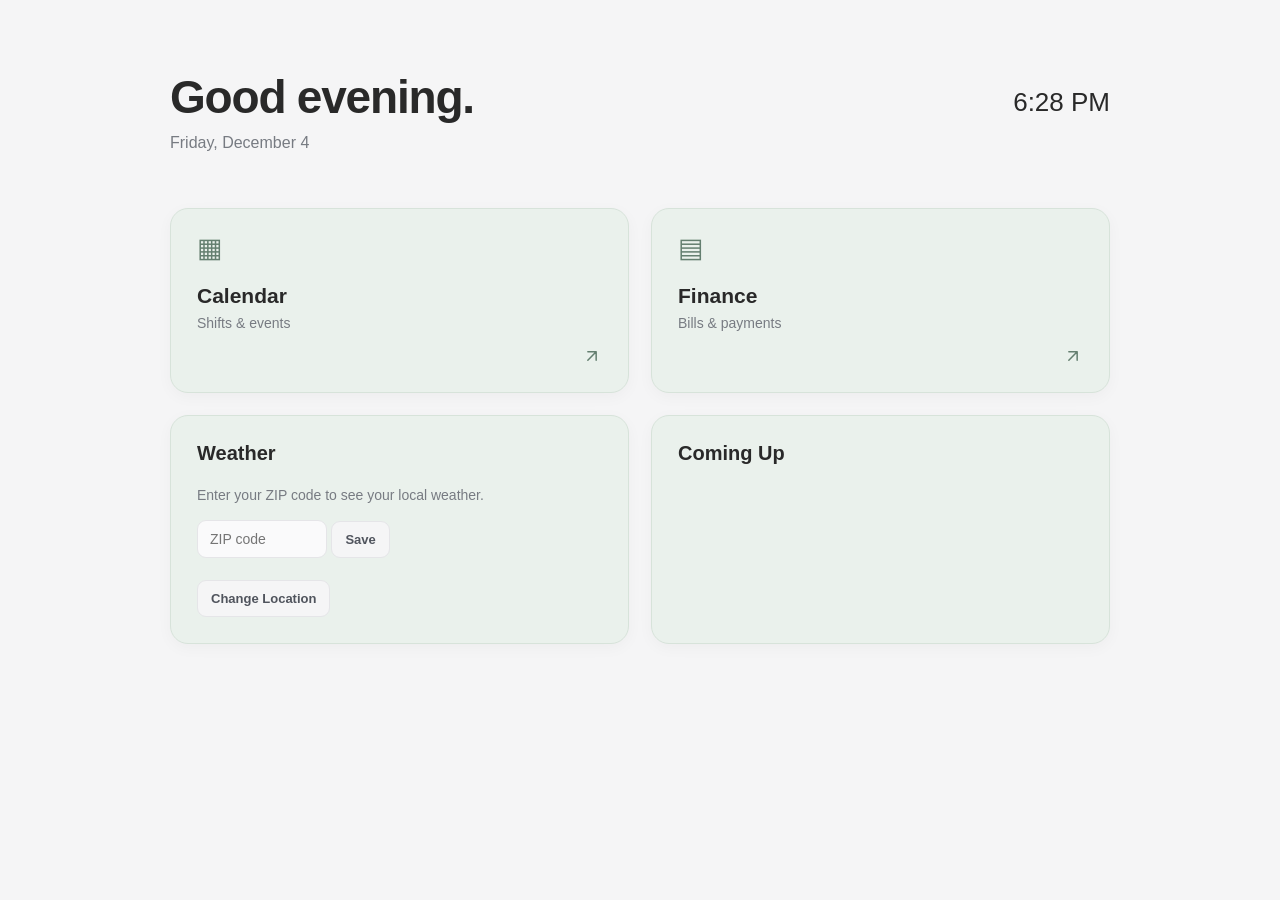
<file: index.html>
<!DOCTYPE html>
<html lang="en">

<head>
    <meta charset="UTF-8">
    <meta name="viewport" content="width=device-width, initial-scale=1.0">
    <title>Your Calendar | Dashboard</title>
    <link rel="stylesheet" href="home.css">
</head>

<body>

    <main class="home-page">

        <header class="home-header">
    <div class="header-top">
        <h1 id="home-greeting">Good morning.</h1>
        <div id="home-clock">--:--</div>
    </div>
    <p id="home-date"></p>
</header>

        <section class="dashboard">

            <div class="home-cards">

                <a class="home-card calendar-card" href="calendar.html">
                    <div class="card-icon">▦</div>
                    <h2>Calendar</h2>
                    <p>Shifts &amp; events</p>
                    <span class="card-arrow" aria-hidden="true">
    <svg width="20" height="20" viewBox="0 0 24 24"
         fill="none" stroke="currentColor" stroke-width="1.8"
         stroke-linecap="round" stroke-linejoin="round">
        <path d="M7 17 17 7M7 7h10v10"/>
    </svg>
</span>
                </a>

                <a class="home-card finance-card" href="finance.html">
                    <div class="card-icon">▤</div>
                    <h2>Finance</h2>
                    <p>Bills &amp; payments</p>
                    <span class="card-arrow" aria-hidden="true">
    <svg width="20" height="20" viewBox="0 0 24 24"
         fill="none" stroke="currentColor" stroke-width="1.8"
         stroke-linecap="round" stroke-linejoin="round">
        <path d="M7 17 17 7M7 7h10v10"/>
    </svg>
</span>
                </a>

            </div>

            <div class="dashboard-bottom">

                <section class="weather-section">
                    <h2>Weather</h2>

                    <div id="weather-setup">
                        <p>Enter your ZIP code to see your local weather.</p>

                        <input
                            type="text"
                            id="weather-zip"
                            placeholder="ZIP code"
                            maxlength="5"
                            inputmode="numeric"
                        >

                        <button id="save-weather-zip">Save</button>
                    </div>

                    <p id="weather-error"></p>

                    <div id="weather-display"></div>

                    <button id="change-weather-location">
                        Change Location
                    </button>
                </section>

                <section class="coming-up-section" id="coming-up">
                    <h2>Coming Up</h2>
                    <div id="upcoming-events"></div>
                </section>

            </div>

        </section>

    </main>

    <script src="home.js"></script>

</body>
</html>
</file>
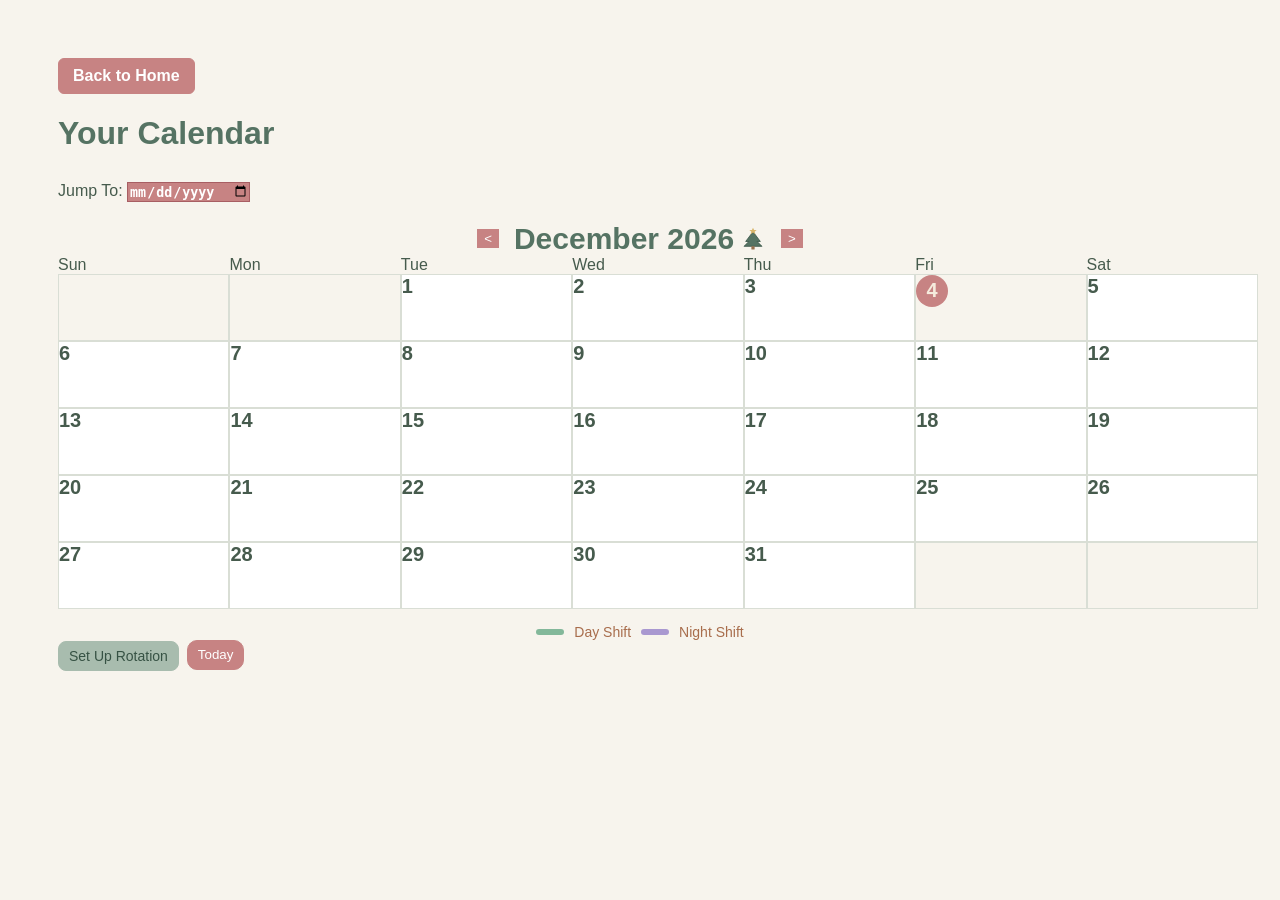
<file: calendar.html>
<!DOCTYPE html>
<html>

<head>
    <title>Your Calendar</title>
    <meta name="viewport" content="width=device-width, initial-scale=1.0">
    <link rel="stylesheet" href="style.css">
</head>

<body>

<a href="index.html" class="back-button">Back to Home</a>

    <h1>Your Calendar</h1>
    <p class="calendar-description">
    Plan your rotating work schedule with ease and keep life organized in one place!
</p>

    <div class="form-group">
        <label for="worker-name">Name:</label>
        <input type="text" id="worker-name">
    </div>
    <div class="form-group">
        <label for="start-date">Jump To:</label>
        <input type="date" id="start-date">
    </div>
    <p id="rotation-warning"></p>

    <div class="instruction-note">

        <svg class="september-sticky-branch" viewBox="0 0 48 60"
     xmlns="http://www.w3.org/2000/svg"
     aria-hidden="true">

    <!-- Branch -->
    <path d="M8 51 Q20 39 25 27 Q30 16 40 8"
          stroke="#6B4932"
          stroke-width="2.5"
          fill="none"
          stroke-linecap="round"/>

    <!-- Smaller branch -->
    <path d="M22 34 Q14 27 10 20"
          stroke="#6B4932"
          stroke-width="2"
          fill="none"
          stroke-linecap="round"/>

    <!-- Leaves -->
    <path d="M27 25
             Q35 18 40 22
             Q36 29 27 29 Z"
          fill="#7D865A"/>

    <path d="M19 36
             Q10 31 8 36
             Q13 42 21 40 Z"
          fill="#9AA678"/>

    <path d="M32 17
             Q29 9 34 7
             Q40 12 36 19 Z"
          fill="#646C48"/>

    <path d="M15 27
             Q8 21 10 17
             Q18 18 20 25 Z"
          fill="#7D865A"/>

    <!-- Apple stems -->
    <path d="M28 29 Q28 25 30 22"
          stroke="#6B4932"
          stroke-width="1.5"
          fill="none"
          stroke-linecap="round"/>

    <path d="M16 37 Q16 33 18 30"
          stroke="#6B4932"
          stroke-width="1.5"
          fill="none"
          stroke-linecap="round"/>

    <!-- Apples -->
    <circle cx="28" cy="34" r="6"
            fill="#B85C4F"/>

    <circle cx="15" cy="42" r="5.5"
            fill="#873F38"/>

    <!-- Apple highlights -->
    <circle cx="26" cy="32" r="1.5"
            fill="#D98A72"/>

    <circle cx="13" cy="40" r="1.3"
            fill="#C96C5D"/>

</svg>

        <svg class="august-sticky-apple" viewBox="0 0 48 60"
     xmlns="http://www.w3.org/2000/svg"
     aria-hidden="true">

    <!-- Stem -->
    <path d="M25 17 Q27 10 30 7"
          stroke="#65483A"
          stroke-width="3"
          fill="none"
          stroke-linecap="round"/>

    <!-- Leaf -->
    <path d="M27 13
             Q35 6 40 11
             Q36 18 27 16 Z"
          fill="#527B74"/>

    <!-- Apple -->
    <path d="M24 18
             C17 13 8 18 8 30
             C8 43 17 52 24 54
             C31 52 40 43 40 30
             C40 18 31 13 24 18 Z"
          fill="#B85F59"/>

    <!-- Apple highlight -->
    <path d="M15 25
             Q13 31 16 35"
          stroke="#D99A92"
          stroke-width="3"
          fill="none"
          stroke-linecap="round"/>

    <!-- Bottom shadow -->
    <path d="M18 48 Q24 52 30 48"
          stroke="#8E4541"
          stroke-width="2"
          fill="none"
          stroke-linecap="round"/>

</svg>
        <svg class="july-sticky-fireworks" viewBox="0 0 48 60"
     xmlns="http://www.w3.org/2000/svg">

    <!-- Navy firework -->
    <g stroke="#173A68"
       stroke-width="2"
       stroke-linecap="round">
        <line x1="17" y1="20" x2="17" y2="5"/>
        <line x1="17" y1="20" x2="17" y2="35"/>
        <line x1="17" y1="20" x2="2" y2="20"/>
        <line x1="17" y1="20" x2="32" y2="20"/>

        <line x1="17" y1="20" x2="7" y2="10"/>
        <line x1="17" y1="20" x2="27" y2="10"/>
        <line x1="17" y1="20" x2="7" y2="30"/>
        <line x1="17" y1="20" x2="27" y2="30"/>
    </g>

    <!-- Red firework -->
    <g stroke="#B94343"
       stroke-width="2"
       stroke-linecap="round">
        <line x1="35" y1="35" x2="35" y2="23"/>
        <line x1="35" y1="35" x2="35" y2="47"/>
        <line x1="35" y1="35" x2="23" y2="35"/>
        <line x1="35" y1="35" x2="47" y2="35"/>

        <line x1="35" y1="35" x2="27" y2="27"/>
        <line x1="35" y1="35" x2="43" y2="27"/>
        <line x1="35" y1="35" x2="27" y2="43"/>
        <line x1="35" y1="35" x2="43" y2="43"/>
    </g>

    <!-- Small gold firework -->
    <g stroke="#E9A34B"
       stroke-width="1.7"
       stroke-linecap="round">
        <line x1="16" y1="48" x2="16" y2="39"/>
        <line x1="16" y1="48" x2="16" y2="57"/>
        <line x1="16" y1="48" x2="7" y2="48"/>
        <line x1="16" y1="48" x2="25" y2="48"/>

        <line x1="16" y1="48" x2="10" y2="42"/>
        <line x1="16" y1="48" x2="22" y2="42"/>
        <line x1="16" y1="48" x2="10" y2="54"/>
        <line x1="16" y1="48" x2="22" y2="54"/>
    </g>

    <!-- Centers -->
    <circle cx="17" cy="20" r="2.5" fill="#173A68"/>
    <circle cx="35" cy="35" r="2.5" fill="#B94343"/>
    <circle cx="16" cy="48" r="2" fill="#E9A34B"/>

</svg>
        <svg class="may-sticky-sunflower" viewBox="0 0 48 60"
     xmlns="http://www.w3.org/2000/svg">

    <!-- Stem -->
    <path d="M24 29 Q22 43 24 56"
          stroke="#66805B"
          stroke-width="2.5"
          fill="none"
          stroke-linecap="round"/>

    <!-- Leaves -->
    <path d="M23 44 Q10 33 9 42 Q13 49 24 48"
          fill="#82956B"/>

    <path d="M24 48 Q37 35 40 41 Q37 50 24 52"
          fill="#66805B"/>

    <!-- Golden petals -->
    <g fill="#D9AD55">
        <ellipse cx="24" cy="11" rx="4" ry="9"/>
        <ellipse cx="24" cy="11" rx="4" ry="9" transform="rotate(45 24 23)"/>
        <ellipse cx="24" cy="11" rx="4" ry="9" transform="rotate(90 24 23)"/>
        <ellipse cx="24" cy="11" rx="4" ry="9" transform="rotate(135 24 23)"/>
        <ellipse cx="24" cy="11" rx="4" ry="9" transform="rotate(180 24 23)"/>
        <ellipse cx="24" cy="11" rx="4" ry="9" transform="rotate(225 24 23)"/>
        <ellipse cx="24" cy="11" rx="4" ry="9" transform="rotate(270 24 23)"/>
        <ellipse cx="24" cy="11" rx="4" ry="9" transform="rotate(315 24 23)"/>
    </g>

    <!-- Sunflower center -->
    <circle cx="24" cy="23" r="7" fill="#76513B"/>
    <circle cx="22" cy="21" r="2" fill="#98704E"/>

</svg>
        <svg class="spring-sticky-tulip" viewBox="0 0 48 60"
     xmlns="http://www.w3.org/2000/svg">

    <!-- Stem -->
    <path d="M24 28 Q22 42 24 55"
          stroke="#668B65"
          stroke-width="2.5"
          fill="none"
          stroke-linecap="round"/>

    <!-- Leaves -->
    <path d="M24 44 Q11 33 10 42 Q14 50 24 47"
          fill="#8EAD80"/>

    <path d="M24 48 Q36 35 39 40 Q37 49 24 51"
          fill="#668B65"/>

    <!-- Tulip petals -->
    <path d="M11 13 Q17 16 24 7 Q31 16 37 13
             L35 24 Q32 33 24 34 Q16 33 13 24 Z"
          fill="#AD748D"/>

    <!-- Petal highlight -->
    <path d="M17 13 Q19 21 24 27 Q29 21 31 13
             Q30 28 24 34 Q18 28 17 13"
          fill="#D99CAF"/>

</svg>
        <svg class="march-sticky-shamrock" viewBox="0 0 40 40" aria-hidden="true">
    <path d="M20 18
             C10 4 2 15 13 23
             C0 22 8 36 20 26
             C32 36 40 22 27 23
             C38 15 30 4 20 18 Z"
          fill="#497B50"/>
    <path d="M20 25 Q22 32 17 38"
          stroke="#354D37"
          stroke-width="2.5"
          stroke-linecap="round"
          fill="none"/>
</svg>
        <svg class="valentine-sticky-heart" viewBox="0 0 40 40" aria-hidden="true">
    <path d="M20 34 C15 29 4 21 4 13
             C4 3 16 2 20 11
             C24 2 36 3 36 13
             C36 21 25 29 20 34 Z"
          fill="#ee688c"/>
</svg>
        <svg class="winter-sticky-snowflake" viewBox="0 0 40 40" aria-hidden="true">
    <path d="M20 3 V37 M3 20 H37 M8 8 L32 32 M32 8 L8 32"
          stroke="#AEBFCC"
          stroke-width="2.5"
          stroke-linecap="round"
          fill="none"/>
    <circle cx="20" cy="20" r="3" fill="#F2F8FC"/>
</svg>
        <svg class="christmas-sticky-tree" viewBox="0 0 60 75" aria-hidden="true">
    <path d="M30 5 L12 29 H20 L6 49 H54 L40 29 H48 Z" fill="#285943"/>
    <rect x="26" y="49" width="8" height="12" fill="#98704E"/>
    <path d="M30 0 L33 6 L40 7 L35 12 L36 19 L30 15 L24 19 L25 12 L20 7 L27 6 Z" fill="#D9B66F"/>
</svg>
        <h3>How it works:</h3>
        <p>
            Select the first and last day of one complete rotation.
            Mark your Day (D) or Night (N) shifts.
            Leave Off days Blank. Can start on any day, just need a complete rotation(:
        </p>
        <strong>That's it!! The calendar will generate the rest!</strong>
    </div>

    <div class="event-note">

        <svg class="september-sticky-branch" viewBox="0 0 48 60"
     xmlns="http://www.w3.org/2000/svg"
     aria-hidden="true">

    <!-- Branch -->
    <path d="M8 51 Q20 39 25 27 Q30 16 40 8"
          stroke="#6B4932"
          stroke-width="2.5"
          fill="none"
          stroke-linecap="round"/>

    <!-- Smaller branch -->
    <path d="M22 34 Q14 27 10 20"
          stroke="#6B4932"
          stroke-width="2"
          fill="none"
          stroke-linecap="round"/>

    <!-- Leaves -->
    <path d="M27 25
             Q35 18 40 22
             Q36 29 27 29 Z"
          fill="#7D865A"/>

    <path d="M19 36
             Q10 31 8 36
             Q13 42 21 40 Z"
          fill="#9AA678"/>

    <path d="M32 17
             Q29 9 34 7
             Q40 12 36 19 Z"
          fill="#646C48"/>

    <path d="M15 27
             Q8 21 10 17
             Q18 18 20 25 Z"
          fill="#7D865A"/>

    <!-- Apple stems -->
    <path d="M28 29 Q28 25 30 22"
          stroke="#6B4932"
          stroke-width="1.5"
          fill="none"
          stroke-linecap="round"/>

    <path d="M16 37 Q16 33 18 30"
          stroke="#6B4932"
          stroke-width="1.5"
          fill="none"
          stroke-linecap="round"/>

    <!-- Apples -->
    <circle cx="28" cy="34" r="6"
            fill="#B85C4F"/>

    <circle cx="15" cy="42" r="5.5"
            fill="#873F38"/>

    <!-- Apple highlights -->
    <circle cx="26" cy="32" r="1.5"
            fill="#D98A72"/>

    <circle cx="13" cy="40" r="1.3"
            fill="#C96C5D"/>

</svg>

        <svg class="august-sticky-apple" viewBox="0 0 48 60"
     xmlns="http://www.w3.org/2000/svg"
     aria-hidden="true">

    <!-- Stem -->
    <path d="M25 17 Q27 10 30 7"
          stroke="#65483A"
          stroke-width="3"
          fill="none"
          stroke-linecap="round"/>

    <!-- Leaf -->
    <path d="M27 13
             Q35 6 40 11
             Q36 18 27 16 Z"
          fill="#527B74"/>

    <!-- Apple -->
    <path d="M24 18
             C17 13 8 18 8 30
             C8 43 17 52 24 54
             C31 52 40 43 40 30
             C40 18 31 13 24 18 Z"
          fill="#B85F59"/>

    <!-- Apple highlight -->
    <path d="M15 25
             Q13 31 16 35"
          stroke="#D99A92"
          stroke-width="3"
          fill="none"
          stroke-linecap="round"/>

    <!-- Bottom shadow -->
    <path d="M18 48 Q24 52 30 48"
          stroke="#8E4541"
          stroke-width="2"
          fill="none"
          stroke-linecap="round"/>

</svg>
        <svg class="july-sticky-fireworks" viewBox="0 0 48 60"
     xmlns="http://www.w3.org/2000/svg">

    <!-- Navy firework -->
    <g stroke="#173A68"
       stroke-width="2"
       stroke-linecap="round">
        <line x1="17" y1="20" x2="17" y2="5"/>
        <line x1="17" y1="20" x2="17" y2="35"/>
        <line x1="17" y1="20" x2="2" y2="20"/>
        <line x1="17" y1="20" x2="32" y2="20"/>

        <line x1="17" y1="20" x2="7" y2="10"/>
        <line x1="17" y1="20" x2="27" y2="10"/>
        <line x1="17" y1="20" x2="7" y2="30"/>
        <line x1="17" y1="20" x2="27" y2="30"/>
    </g>

    <!-- Red firework -->
    <g stroke="#B94343"
       stroke-width="2"
       stroke-linecap="round">
        <line x1="35" y1="35" x2="35" y2="23"/>
        <line x1="35" y1="35" x2="35" y2="47"/>
        <line x1="35" y1="35" x2="23" y2="35"/>
        <line x1="35" y1="35" x2="47" y2="35"/>

        <line x1="35" y1="35" x2="27" y2="27"/>
        <line x1="35" y1="35" x2="43" y2="27"/>
        <line x1="35" y1="35" x2="27" y2="43"/>
        <line x1="35" y1="35" x2="43" y2="43"/>
    </g>

    <!-- Small gold firework -->
    <g stroke="#E9A34B"
       stroke-width="1.7"
       stroke-linecap="round">
        <line x1="16" y1="48" x2="16" y2="39"/>
        <line x1="16" y1="48" x2="16" y2="57"/>
        <line x1="16" y1="48" x2="7" y2="48"/>
        <line x1="16" y1="48" x2="25" y2="48"/>

        <line x1="16" y1="48" x2="10" y2="42"/>
        <line x1="16" y1="48" x2="22" y2="42"/>
        <line x1="16" y1="48" x2="10" y2="54"/>
        <line x1="16" y1="48" x2="22" y2="54"/>
    </g>

    <!-- Centers -->
    <circle cx="17" cy="20" r="2.5" fill="#173A68"/>
    <circle cx="35" cy="35" r="2.5" fill="#B94343"/>
    <circle cx="16" cy="48" r="2" fill="#E9A34B"/>

</svg>
        <svg class="may-sticky-sunflower" viewBox="0 0 48 60"
     xmlns="http://www.w3.org/2000/svg">

    <!-- Stem -->
    <path d="M24 29 Q22 43 24 56"
          stroke="#66805B"
          stroke-width="2.5"
          fill="none"
          stroke-linecap="round"/>

    <!-- Leaves -->
    <path d="M23 44 Q10 33 9 42 Q13 49 24 48"
          fill="#82956B"/>

    <path d="M24 48 Q37 35 40 41 Q37 50 24 52"
          fill="#66805B"/>

    <!-- Golden petals -->
    <g fill="#D9AD55">
        <ellipse cx="24" cy="11" rx="4" ry="9"/>
        <ellipse cx="24" cy="11" rx="4" ry="9" transform="rotate(45 24 23)"/>
        <ellipse cx="24" cy="11" rx="4" ry="9" transform="rotate(90 24 23)"/>
        <ellipse cx="24" cy="11" rx="4" ry="9" transform="rotate(135 24 23)"/>
        <ellipse cx="24" cy="11" rx="4" ry="9" transform="rotate(180 24 23)"/>
        <ellipse cx="24" cy="11" rx="4" ry="9" transform="rotate(225 24 23)"/>
        <ellipse cx="24" cy="11" rx="4" ry="9" transform="rotate(270 24 23)"/>
        <ellipse cx="24" cy="11" rx="4" ry="9" transform="rotate(315 24 23)"/>
    </g>

    <!-- Sunflower center -->
    <circle cx="24" cy="23" r="7" fill="#76513B"/>
    <circle cx="22" cy="21" r="2" fill="#98704E"/>

</svg>
        <svg class="spring-sticky-tulip" viewBox="0 0 48 60"
     xmlns="http://www.w3.org/2000/svg">

    <!-- Stem -->
    <path d="M24 28 Q22 42 24 55"
          stroke="#668B65"
          stroke-width="2.5"
          fill="none"
          stroke-linecap="round"/>

    <!-- Leaves -->
    <path d="M24 44 Q11 33 10 42 Q14 50 24 47"
          fill="#8EAD80"/>

    <path d="M24 48 Q36 35 39 40 Q37 49 24 51"
          fill="#668B65"/>

    <!-- Tulip petals -->
    <path d="M11 13 Q17 16 24 7 Q31 16 37 13
             L35 24 Q32 33 24 34 Q16 33 13 24 Z"
          fill="#AD748D"/>

    <!-- Petal highlight -->
    <path d="M17 13 Q19 21 24 27 Q29 21 31 13
             Q30 28 24 34 Q18 28 17 13"
          fill="#D99CAF"/>

</svg>
        <svg class="march-sticky-shamrock" viewBox="0 0 40 40" aria-hidden="true">
    <path d="M20 18
             C10 4 2 15 13 23
             C0 22 8 36 20 26
             C32 36 40 22 27 23
             C38 15 30 4 20 18 Z"
          fill="#497B50"/>
    <path d="M20 25 Q22 32 17 38"
          stroke="#354D37"
          stroke-width="2.5"
          stroke-linecap="round"
          fill="none"/>
</svg>
        <svg class="valentine-sticky-heart" viewBox="0 0 40 40" aria-hidden="true">
    <path d="M20 34 C15 29 4 21 4 13
             C4 3 16 2 20 11
             C24 2 36 3 36 13
             C36 21 25 29 20 34 Z"
          fill="#ee688c"/>
</svg>
        <svg class="winter-sticky-snowflake" viewBox="0 0 40 40" aria-hidden="true">
    <path d="M20 3 V37 M3 20 H37 M8 8 L32 32 M32 8 L8 32"
          stroke="#AEBFCC"
          stroke-width="2.5"
          stroke-linecap="round"
          fill="none"/>
    <circle cx="20" cy="20" r="3" fill="#F2F8FC"/>
</svg>
        <svg class="christmas-sticky-tree" viewBox="0 0 60 75" aria-hidden="true">
    <path d="M30 5 L12 29 H20 L6 49 H54 L40 29 H48 Z" fill="#285943"/>
    <rect x="26" y="49" width="8" height="12" fill="#98704E"/>
    <path d="M30 0 L33 6 L40 7 L35 12 L36 19 L30 15 L24 19 L25 12 L20 7 L27 6 Z" fill="#D9B66F"/>
</svg>
    <h3>Quick Tip:</h3>
    <p>Right click any date to add an event, reminder, or anything you want to remember!</p>
    </div>
<!-- MOBILE — Day View -->
<div id="mobile-day-view">
    <h3 id="mobile-day-title">Day View</h3>

    <div id="mobile-day-events"></div>

    <button id="mobile-add-event">+ Add Event</button>
    <button id="mobile-close-day">Close</button>
</div>

    <div class="rotation-section">
        <h2></h2>

        <div class="month-navigation">
            <button id="previous-month">&lt;</button>
            <div class="month-title-group">
    <h3 id="month-title"></h3>
    <span id="month-season-icon" aria-hidden="true"></span>
</div>
            <button id="next-month">&gt;</button>
        </div>

        <div id="calendar-layout">
            <div id="calendar-area">
                <div class="weekday-header">
                    <div>Sun</div>
                    <div>Mon</div>
                    <div>Tue</div>
                    <div>Wed</div>
                    <div>Thu</div>
                    <div>Fri</div>
                    <div>Sat</div>
                </div>


                <div id="calendar"></div>
            </div>
            <!---
            <div id="shift-legend">
                <div class="legend-item>
           <span>D</span>
        <span>Day Shift</span>
    </div>

</div>
-->
</div>
<div id="shift-legend-v2">
    <div class="shift-legend-row">
        <span class="shift-bar day"></span>
        <span>Day Shift</span>
    </div>
    <div class="shift-legend-row">
        <span class="shift-bar night"></span>
        <span>Night Shift</span>
    </div>
</div>
<div id="rotation-actions">
    <!-- VERSION 2.0 — Automatic Rotation Setup -->

                    <p id="rotation-status"><span id="rotation-status-text"></span></p>

                    <div id="calendar-actions">
                        <button id="clear-selection">Clear Selection</button>
                        <button id="setup-rotation-v2" type="button">Set Up Rotation</button>
                        <button id="today-button">Today</button>
                    </div>
                </div>
                <!-- VERSION 2.0 — Rotation Setup Popup -->
<div id="rotation-setup-v2">
    <h3>Set Up Rotation</h3>
    <!-- VERSION 2.0 — Rotation Schedule -->
<label for="rotation-schedule-v2">Work Schedule</label>

<select id="rotation-schedule-v2">
    <option value="">Choose a schedule...</option>
    <option value="223">2-2-3 (Pitman)</option>
    <option value="4on4off">4 On / 4 Off</option>
    <option value="5on2off">Monday–Friday</option>
    <option value="custom">Custom Schedule</option>
</select>
<!-- VERSION 2.0 — Custom Rotation Fields -->
<div id="rotation-custom-fields-v2" style="display: none;">

    <label for="rotation-days-on-v2">Consecutive Work Days</label>
    <input
        type="number"
        id="rotation-days-on-v2"
        min="1"
        max="31"
        placeholder="Days on"
    >

    <label for="rotation-days-off-v2">Consecutive Days Off</label>
    <input
        type="number"
        id="rotation-days-off-v2"
        min="1"
        max="31"
        placeholder="Days off"
    >

</div>
<!-- VERSION 2.0 — Shift Type -->
<label for="rotation-shift-v2">Shift Rotation</label>
<select id="rotation-shift-v2">
    <option value="">Choose your shift rotation...</option>
    <option value="Day">Permanent Day Shift</option>
    <option value="Night">Permanent Night Shift</option>
    <option value="AlternatingBlocks">Alternate Every Work Block</option>
    <option value="Alternating2Weeks">Alternate Every 2 Weeks</option>
</select>
<div id="rotation-first-shift-fields-v2" style="display: none;">
    <label for="rotation-first-shift-v2">Starting Shift</label>
    <select id="rotation-first-shift-v2">
        <option value="">Choose starting shift...</option>
        <option value="Day">Start on Day Shift</option>
        <option value="Night">Start on Night Shift</option>
    </select>
</div>
<!-- VERSION 2.0 — Rotation Start Date -->
<label for="rotation-start-v2">Rotation Start Date</label>
<input type="date" id="rotation-start-v2">
<button id="apply-rotation-v2" type="button">Apply Rotation</button>
    <button id="rotation-setup-close" type="button">Close</button>
</div>
                <!-- VERSION 2.0 — Day View -->
<div id="day-view-v2">
    <h3 id="day-view-title">Day View</h3>

    <div id="day-view-events"></div>

    <div class="day-view-actions">
        <button id="day-view-add">+ Add Event</button>
        <button id="day-view-close">Close</button>
    </div>
</div>
                <div id="event-popup">
                <h3 id="event-popup-title">Add Event</h3>

                <input
                type="text"
                id="event-input"
                placeableholder=""What do you want to remember?"
                >
                <div id="event-chooser">
    <p>Events on this day:</p>
    <div id="event-chooser-list"></div>
</div>

                <label class="repeat-option">
    Repeat:
    <select id="event-repeat">
        <option value="none">Never</option>
        <option value="weekly">Every week</option>
        <option value="monthly">Every month</option>
        <option value="yearly">Every year</option>
    </select>
</label>

<label class="event-notes-option">
    Notes:
    <textarea
        id="event-notes"
        placeholder="Add any extra details..."
        rows="3"
    ></textarea>
</label>
                
                <button id="save-event">Save</button>
                <button id="cancel-event">Cancel</button>
                <button id="delete-event">Delete Current Event</button>
                <button id="add-another-event">+ Add Another Event</button>
                    
                </div>
          <div id="event-details-popup">
    <h3 id="event-details-name">Event Name</h3>

    <p id="event-details-date"></p>
    <p id="event-details-repeat"></p>

    <div id="event-details-notes-section">
        <strong>Notes:</strong>
        <p id="event-details-notes"></p>
    </div>

    <button id="edit-event-details">Edit</button>
    <button id="close-event-details">Close</button>
</div>      
<script src="script.js"></script>
</body>

</html>
</file>
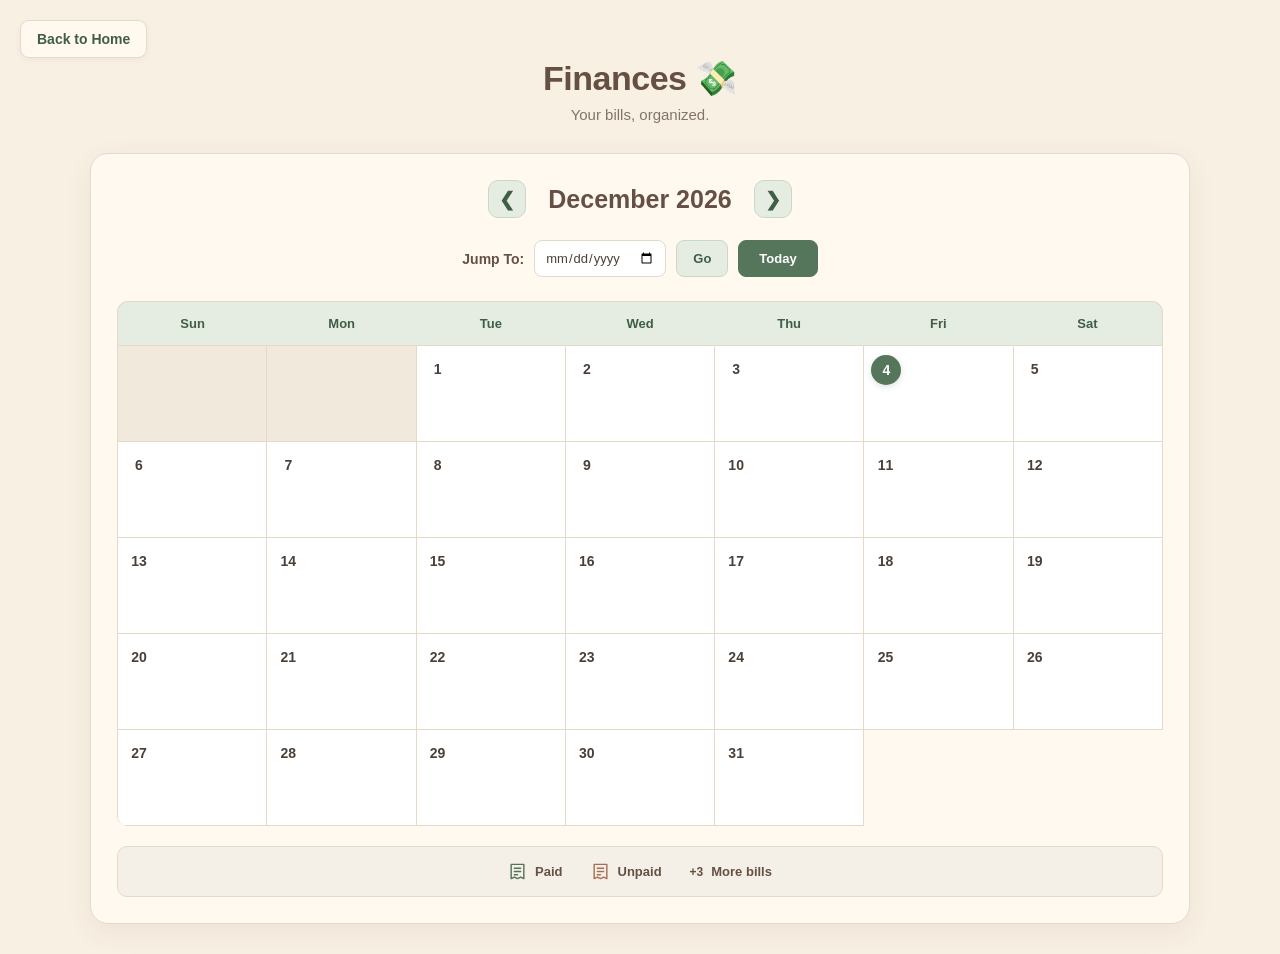
<file: finance.html>
<!DOCTYPE html>
<html lang="en">
<head>
    <meta charset="UTF-8">
    <meta name="viewport" content="width=device-width, initial-scale=1.0">

    <title>Finances</title>

    <link rel="stylesheet" href="finance.css">
    <script src="finance.js" defer></script>
</head>

<body>

    <header>
        <h1>Finances 💸</h1>
        <p>Your bills, organized.</p>
        
        <a href="index.html" class="back-button">Back to Home</a>
    </header>

    <main>
<div class="finance-layout">
        <section class="finance-calendar">

            <div class="calendar-navigation">
                <button id="prev-month">❮</button>
                <h2 id="month-year">October 2026</h2>
                <button id="next-month">❯</button>
            </div>
            
            <div class="jump-controls">
    <label for="jump-date">Jump To:</label>
    <input type="date" id="jump-date">
    <button id="jump-button">Go</button>
    <button id="today-button">Today</button>
</div>

            <div class="weekday-header">
                <div>Sun</div>
                <div>Mon</div>
                <div>Tue</div>
                <div>Wed</div>
                <div>Thu</div>
                <div>Fri</div>
                <div>Sat</div>
            </div>

            <div id="calendar-grid"></div>

<!-- Finance 2.0 — Bill Legend -->
<div class="finance-legend">

    <div class="legend-item">
        <span class="legend-receipt legend-paid">
            <svg viewBox="0 0 24 24" width="19" height="19"
                 fill="none" stroke="currentColor"
                 stroke-width="1.8" stroke-linecap="round"
                 stroke-linejoin="round" aria-hidden="true">
                <path d="M4 3v18l4-2 4 2 4-2 4 2V3H4z"/>
                <path d="M8 8h8M8 12h8M8 16h4"/>
            </svg>
        </span>
        <span>Paid</span>
    </div>

    <div class="legend-item">
        <span class="legend-receipt legend-unpaid">
            <svg viewBox="0 0 24 24" width="19" height="19"
                 fill="none" stroke="currentColor"
                 stroke-width="1.8" stroke-linecap="round"
                 stroke-linejoin="round" aria-hidden="true">
                <path d="M4 3v18l4-2 4 2 4-2 4 2V3H4z"/>
                <path d="M8 8h8M8 12h8M8 16h4"/>
            </svg>
        </span>
        <span>Unpaid</span>
    </div>

    <div class="legend-item">
        <span class="legend-more">+3</span>
        <span>More bills</span>
    </div>

</div>


        </section>
</div>
    </main>


<!-- FINANCE 2.0 — Bill Day View -->

<div id="bill-day-popup" class="popup-overlay">
    <div class="popup-content bill-day-content">

        <h2 id="bill-day-title">Bills for This Day</h2>

        <div id="bill-day-list"></div>

        <div class="popup-buttons">
            <button id="bill-day-add">+ Add Bill</button>
            <button id="bill-day-close">Close</button>
        </div>

    </div>
</div>


<!-- FINANCE JR. — Add Bill Popup -->

<div id="bill-popup" class="popup-overlay">

    <div class="popup-content">

        <h2 id="popup-date">Add Bill</h2>

        <label for="bill-name">Bill Name:</label>
        <input
            type="text"
            id="bill-name"
            placeholder="Enter bill name..."
        >

<label for="bill-date">Due Date:</label>
<input type="date" id="bill-date">


<label for="bill-amount">Amount (Optional):</label>
<input
    type="number"
    id="bill-amount"
    placeholder="0.00"
    min="0"
    step="0.01"
>

<label for="bill-notes">Additional Details (Optional):</label>
<textarea
    id="bill-notes"
    placeholder="Any extra details..."
    rows="4"
></textarea>


        <label for="bill-repeat">Repeat:</label>
        <select id="bill-repeat">
            <option value="never">Never</option>
            <option value="weekly">Weekly</option>
            <option value="monthly">Monthly</option>
            <option value="yearly">Yearly</option>
        </select>

        <div class="popup-buttons">
            <button id="save-bill">Save Bill</button>
            <button id="cancel-bill">Cancel</button>
        </div>

    </div>

</div>


<!-- FINANCE JR. — Bill Details Popup -->

<div id="bill-details-popup" class="popup-overlay">

    <div class="popup-content">

        <h2 id="details-bill-name">Bill Details</h2>

        
<p id="details-bill-date"></p>
<p id="details-bill-amount"></p>
<p id="details-bill-repeat"></p>

<div id="details-notes-section">
    <strong>Additional Details:</strong>
    <p id="details-bill-notes"></p>
</div>


        <div class="popup-buttons">
            <button id="details-paid">Mark Paid</button>
            <button id="details-edit">Edit</button>
            <button id="details-delete">Delete</button>
            <button id="details-close">Close</button>
        </div>

    </div>

</div>


<!-- FINANCE JR. — Delete Confirmation Popup -->

<div id="delete-confirm-popup" class="popup-overlay">
    <div class="popup-content">

        <h2>Delete Bill?</h2>

        <p id="delete-confirm-message"></p>

        <p class="delete-warning">
            This will remove the bill and all its recurring occurrences.
        </p>

        <div class="popup-buttons">
            <button id="confirm-delete">Yes, Delete</button>
            <button id="cancel-delete">Cancel</button>
        </div>

    </div>
</div>


</body>

</html>
</file>
<file: home.css>
/* =========================================
   YOUR CALENDAR — DASHBOARD 2.0
   Clean Monochrome Design
========================================= */

:root {
    --background: #F5F5F6;
    --card: #FFFFFF;
    --text: #292929;
    --secondary: #777B82;
    --accent: #50545D;
    --border: #E5E5E8;
}

* {
    box-sizing: border-box;
}

body {
    margin: 0;
    min-height: 100vh;
    background: var(--background);
    color: var(--text);
    font-family: Arial, sans-serif;
    -webkit-font-smoothing: antialiased;
}

/* PAGE LAYOUT */

.home-page {
    max-width: 1000px;
    margin: 0 auto;
    padding: 70px 30px;
}

/* GREETING */

.home-header {
    margin-bottom: 35px;
}

.home-header h1 {
    margin: 0 0 10px;
    font-size: clamp(32px, 5vw, 46px);
    font-weight: 600;
    letter-spacing: -1.2px;
}

#home-date {
    margin: 0;
    font-size: 16px;
    color: var(--secondary);
}

/* DASHBOARD GRID */

.dashboard {
    display: flex;
    flex-direction: column;
    gap: 22px;
}

.home-cards,
.dashboard-bottom {
    display: grid;
    grid-template-columns: repeat(2, minmax(0, 1fr));
    gap: 22px;
}

/* ALL FOUR CARDS */

.home-card,
.weather-section,
.coming-up-section {
    min-width: 0;
    background: var(--card);
    border: 1px solid var(--border);
    border-radius: 18px;
    padding: 26px;
    box-shadow: 0 4px 16px rgba(0, 0, 0, 0.035);
}

/* NAVIGATION CARDS */

.home-card {
    display: flex;
    flex-direction: column;
    min-height: 185px;
    color: var(--text);
    text-decoration: none;
    transition:
        transform 0.2s ease,
        box-shadow 0.2s ease,
        border-color 0.2s ease;
}

.home-card:hover {
    transform: translateY(-3px);
    border-color: #C9CBD0;
    box-shadow: 0 8px 24px rgba(0, 0, 0, 0.07);
}

.home-card:focus-visible {
    outline: 3px solid var(--accent);
    outline-offset: 3px;
}

.card-icon {
    font-size: 27px;
    line-height: 1;
    color: var(--accent);
    margin-bottom: 22px;
}

.home-card h2 {
    margin: 0 0 7px;
    font-size: 21px;
    font-weight: 600;
}

.home-card p {
    margin: 0;
    font-size: 14px;
    color: var(--secondary);
}

.card-arrow {
    align-self: flex-end;
    margin-top: auto;
    padding-top: 12px;
    font-size: 22px;
    color: var(--accent);
}

/* WEATHER AND COMING UP */

.weather-section h2,
.coming-up-section h2 {
    margin: 0 0 20px;
    font-size: 20px;
    font-weight: 600;
}

.weather-location {
    margin: 0 0 10px;
    color: var(--secondary);
    font-size: 14px;
    font-weight: 600;
}

.weather-main {
    display: flex;
    align-items: center;
    flex-wrap: wrap;
    gap: 10px;
    margin: 10px 0;
}

.weather-temp {
    font-size: 34px;
    font-weight: 600;
    letter-spacing: -1px;
}

.weather-conditions {
    font-size: 14px;
    color: var(--secondary);
}

.weather-high-low,
.weather-rain {
    margin: 10px 0;
    font-size: 14px;
    color: var(--secondary);
}

.weather-high-low {
    font-weight: 600;
    color: var(--text);
}

/* WEATHER ZIP SETUP */

#weather-setup p {
    font-size: 14px;
    color: var(--secondary);
    line-height: 1.5;
}

#weather-zip {
    width: 130px;
    max-width: 100%;
    padding: 10px 12px;
    border: 1px solid var(--border);
    border-radius: 9px;
    background: #FAFAFB;
    color: var(--text);
    font-size: 14px;
}

#save-weather-zip,
#change-weather-location {
    padding: 10px 13px;
    border: 1px solid var(--border);
    border-radius: 9px;
    background: var(--background);
    color: var(--accent);
    font-size: 13px;
    font-weight: 600;
    cursor: pointer;
    transition: background 0.2s ease;
}

#save-weather-zip:hover,
#change-weather-location:hover {
    background: #E8E9EC;
}

#change-weather-location {
    margin-top: 12px;
}

#weather-error {
    margin: 10px 0;
    color: #A04747;
    font-size: 13px;
}

/* UPCOMING EVENTS */

#upcoming-events {
    display: flex;
    flex-direction: column;
    gap: 9px;
}

.upcoming-event {
    margin: 0;
    padding: 12px 14px;
    border-radius: 10px;
    background: var(--background);
    color: var(--accent);
    font-size: 14px;
    line-height: 1.5;
}

/* MOBILE */

@media (max-width: 600px) {

    .home-page {
        padding: 35px 16px;
    }

    .home-header {
        margin-bottom: 28px;
    }

    .home-header h1 {
        font-size: 34px;
    }

    #home-date {
        font-size: 14px;
    }

    .dashboard {
        gap: 14px;
    }

    .home-cards,
    .dashboard-bottom {
        gap: 12px;
    }

    .home-card {
        min-height: 155px;
        padding: 17px;
        border-radius: 15px;
    }

    .card-icon {
        margin-bottom: 18px;
        font-size: 24px;
    }

    .home-card h2 {
        font-size: 18px;
    }

    .home-card p {
        font-size: 12px;
    }

    .weather-section,
    .coming-up-section {
        padding: 20px;
        border-radius: 15px;
    }

    .dashboard-bottom {
    grid-template-columns: repeat(2, minmax(0, 1fr));
}

    .weather-section h2,
    .coming-up-section h2 {
        font-size: 19px;
    }
}

@media (prefers-reduced-motion: reduce) {
    .home-card,
    #save-weather-zip,
    #change-weather-location {
        transition: none;
    }
}
/* Dashboard 2.0 — Sage Cards & Clock */

.header-top {
    display: flex;
    justify-content: space-between;
    align-items: center;
    gap: 12px;
}

#home-clock {
    color: #292929;
    font-size: 26px;
    font-weight: 500;
    white-space: nowrap;
    font-variant-numeric: tabular-nums;
}

.home-card,
.weather-section,
.coming-up-section {
    background: #EAF1EC;
    border-color: #D7E3DA;
}

.card-icon,
.card-arrow {
    color: #647F70;
}

@media (max-width: 600px) {
    .dashboard-bottom {
        grid-template-columns: repeat(2, minmax(0, 1fr));
    }

    .home-card {
        min-height: 140px;
    }

    #home-clock {
        font-size: 22px;
    }

    .weather-section,
    .coming-up-section {
        padding: 14px;
    }

    .weather-temp {
        font-size: 27px;
    }

    .weather-section h2,
    .coming-up-section h2 {
        font-size: 17px;
    }
}
.card-arrow svg {
    display: block;
}

.card-arrow {
    color: #647F70;
}
/* Give the dashboard cards some breathing room */
.home-header {
    margin-bottom: 56px;
}

@media (max-width: 600px) {
    .home-header {
        margin-bottom: 56px;
    }
}
</file>
<file: style.css>
body {
    background-color: rgba(52, 95, 77, 0.473);
    font-family: "Trebuchet MS", Arial, sans-serif;
    padding: 50px;
    padding-bottom: 40px;
}

h1 {
    color: rgb(10, 10, 10);
}

.form-group {
    margin-top: 30px;
}

.rotation-section {
    margin-top: 20px;
}

.weekday-header {
    display: grid;
    grid-template-columns: repeat(7, minmax(0, 1fr));
    max-width: 1200px;
}

#calendar {
    display: grid;
    grid-template-columns: repeat(7, minmax(0, 1fr));
    max-width: 1200px
}

#calendar > div {
    border: 1px solid rgb(12, 12, 12);
    min-height: 65px;
}

.month-navigation {
    display: flex;
    align-items: center;
    justify-content: center;
    gap: 15px;
    max-width: 1200px;
}

#month-title {
    font-size: 30px;

}
/* VERSION 2.0 — Month title and seasonal icon */
.month-title-group {
    display: flex;
    align-items: center;
    justify-content: center;
    gap: 6px;
    min-width: 0;
}

.month-title-group #month-title {
    margin: 0;
    white-space: nowrap;
}

#month-season-icon {
    display: none;
    flex-shrink: 0;
    font-size: 22px;
    line-height: 1;
}

.date-number {
    font-size: 20px;
    font-weight: bold;
}

.date-number.today {
    background-color: #30fac783;
    border-radius: 50%;
    width: 32px;
    height: 32px;
    display: flex;
    align-items: center;
    justify-content: center;
}

.calendar-cell {
    display: flex;
    flex-direction: column;
    transition: transform 0.18s ease, box-shadow 0.18s ease;
}
.calendar-cell.today {
outline: 3px solid rgba(73, 117, 112, 0.9);
background-color: rgba(255, 255, 255, 0.12);
}
.calendar-cell.weekend {
    background-color: rgba(73, 117, 112, 0.30);
}
.calendar-cell:hover {
transform: translateY(-2px);
box-shadow: 0 4px 8px rgba(0, 0, 0, 0.12);
}
.calendar-cell button {
    width: 30px;
}

.shiftButtons {
    margin-top: auto;
    display: flex;
    justify-content: center;
    gap: 5px;
}

.calendar-cell button.selected {
    font-weight: bold;
    border: 3px solid black;
}

.calendar-cell.rotation-boundary {
    background-color: transparent;
}

.instruction-note {
    background-color: #fff3a6;
    width: 200px;
    padding: 20px;
    box-shadow: 4px 6px 10px rgba(0, 0, 0, 0.20);
    transform: rotate(10deg);
    position: absolute;
    top: 50px;
    right: 60px;
}

.instruction-note::after {
    content: "";
    position: absolute;
    top: 0;
    right: 0;
    width: 30px;
    height: 30px;
    background-color: #e8d87f;
    box-shadow: -2px 2px 3px rgba(0, 0, 0, 0.15);
}

#rotation-warning {
    color: #8b1e1e;
    font-weight: bold;
    margin-top: 8px;
    max-width: 500px;
}

#rotation-status {
    text-align: center;
    font-weight: bold;
    max-width: 1200px;
    margin-bottom: -10px;
}

#clear-selection,
#today-button {
    padding: 5px 10px;
    border-radius: 10px;
    background-color: #fff3c4;
    border: 1px solid rgb(114, 113, 113);
}

#clear-selection {
    display: none;
    padding: 5px 10px;
border-radius: 10px;
background-color: #fff3c4;
border: 1px solid rgb(114, 113, 113);
}

#calendar-actions {
    display: flex;
    gap: 8px;
}

#clear-selection:hover,
#today-button:hover {
    cursor: pointer;
    background-color: #ffeaa0;
}

#calendar-layout {
    position: relative;
}

#calendar-area {
    width: 1200px;
}

#shift-legend {
    margin-left: 25px;
}
#shift-legend-test {
    position: absolute;
    left: 1275px;
    top: 430px;
    background-color: #fff3c4;
    padding: 6px 10px;
    border: 1px solid black;
    border-radius: 4px;
}
#shift-legend-test span:first-child {
    border: 2px solid black;
    padding: 1px 4px;
    margin-right: 6px;
}
#shift-legend-test span:nth-of-type(3) {
    border: 2px solid black;
    padding: 1px 4px;
    margin-right: 6px;
}
#shift-legend-test span:nth-of-type(5) {
    display: inline-block;
    width: 16px;
    height: 16px;
    border: 1px solid black;
    margin-right: 6px;
}
.event-note {
    background-color: #fff3a6;
    width: 300px;
    padding: 20px;
    box-shadow: 4px 6px 10px rgba(0, 0, 0, 0.20);
    transform: rotate(-10deg);
    position: absolute;
    top: 430px;
    right: 60px;
}
.event-note::after {
    content: "";
    position: absolute;
    top: 0px;
    right: 0;
    width: 30px;
    height: 30px;
    background-color: #e8d87f;
    box-shadow: -2px 2px 3px rgba(0, 0, 0, 0.15);
}
#event-popup {
    display: none;
    position: fixed;

    top: 50%;
    left: 50%;
    transform: translate(-50%, -50%);

    background-color: #fff3c4;
    border: 1px solid rgba(73, 117, 112, 0.35);
    border-radius: 8px;

    padding: 20px;
    width: 240px;

    box-shadow: 4px 6px 15px rgba(0, 0, 0, 0.25);
}
#save-event {
    background-color: #497570bb;
    color: white;
    border: 1px rgb(114, 113, 113) solid;
    border-radius: 5px;
    padding: 5px 10px;
}
#cancel-event {
    background-color: #e8e1d5;
    border: 1px solid rgba(73, 117, 112, 0.35);
    border-radius: 5px;
    padding: 4px 10px;
}
#delete-event {
    background-color: #5591b99c;
    color: #3b383b;
    border: 1px rgb(114, 113, 113) solid;
    border-radius: 5px;
    padding: 5px 10px;
}
#add-another-event {
    background-color: #e6dff0;
    color: #3b383b;
    border: 1px rgb(114, 113, 113) solid;
    border-radius: 5px;
    padding: 5px 10px;
}
#event-input {
    padding: 6px 8px;
    border: 1px solid rgba(73, 117, 112, 0.45);
    border-radius: 5px;
}
#event-repeat {
    padding: 4px 6px;
    border: 1px solid rgba(73, 117, 112, 0.45);
    border-radius: 5px;
}
#event-popup button {
    margin-top: 4px;
}
.personal-event {
    font-size: 14px;
    margin-top: 4px;
    padding: 2px 5px;
    background-color: #fff3c4;
    border-radius: 4px;
    width: fit-content;
}
.single-event {
    background-color: #f3e8ff;
}
.monthly-event {
    background-color: #b9dce8;
}
.yearly-event {
    background-color: #f3aa92;
}
.repeat-option {
    display: block;
    margin: 10px 0;
}
#shift-legend-test br {
    display: block;
    content: "";
    margin-bottom: 4px;
}
#event-chooser {
    display: none;
}
.back-button {
    display: inline-block;
    padding: 8px 14px;
    background-color: #fff3c4;
    color: #343331;
    text-decoration: none;
    border: 1px solid #343331;
    border-radius: 6px;
    font-weight: bold;
}

.back-button:hover {
    background-color: #f3e5a7;
}
@media (max-width: 950px) {

    body {
        padding: 15px;
    }

    .instruction-note,
    .event-note {
        position: static;
        transform: none;
        width: auto;
        margin: 20px 0;
    }

    #calendar-area {
    width: 100%;
}

#calendar,
.weekday-header,
.month-navigation {
    width: 100%;
    max-width: 100%;
}

#shift-legend-test {
    position: static;
    width: auto;
    margin: 20px 0;
}

.instruction-note::after,
.event-note::after {
    display: none;
}

}
.event-notes-option {
    display: flex;
    flex-direction: column;
    gap: 5px;
    margin-top: 10px;
}

#event-notes {
    width: 100%;
    box-sizing: border-box;
    resize: vertical;
    font: inherit;
}
#event-details-popup {
    display: none;
}
#event-details-popup {
    display: none;
    position: fixed;
    top: 50%;
    left: 50%;
    transform: translate(-50%, -50%);
    z-index: 1000;

    background-color: #fff3bf;
padding: 20px;
border-radius: 8px;
min-width: 280px;
box-shadow: 0 4px 12px rgba(0, 0, 0, 0.25);
}
body[data-theme="halloween"] {
    background-image: none;
    background-color: #F9EDE4;
    color: #49372F;
}
body[data-theme="halloween"] .instruction-note,
body[data-theme="halloween"] .event-note {
    background-color: #C98255;
    color: #292331;
}
body[data-theme="halloween"] .calendar-cell {
    background-color: #352d3d9c;
}

body[data-theme="halloween"] .calendar-cell.weekend {
    background-color: #49384a8e;
}
body[data-theme="halloween"] .calendar-cell.today {
    outline: 3px solid #e6a06b60;
    background-color: #49384a8e;
}
body[data-theme="halloween"] .calendar-cell .date-number {
    color: #54B878;
}

/* Halloween today date circle */
body[data-theme="halloween"] .calendar-cell.today .date-number {
    background-color: #C98255;
    color: #173D32;
}
body[data-theme="halloween"] .weekly-event {
    background-color: #999b98;
    color: #292331;
}
body[data-theme="halloween"] h1 {
    color: #C98255;
}
body[data-theme="halloween"] #month-title {
    color: #54B878;
}
body[data-theme="halloween"] .weekday-header {
    color: #C98255;
}
body[data-theme="halloween"] #shift-legend-test {
    background-color: #54B878;
    color: #292331;
}
body[data-theme="halloween"] .back-button {
    background-color: #54B878;
    color: #292331;
}
body[data-theme="halloween"] .back-button:hover {
    background-color: #479c66;
    color: #292331;
}
body[data-theme="halloween"] #clear-selection {
    background-color: #54B878;
    color: #292331;
}
body[data-theme="halloween"] #today-button {
    background-color: #54B878;
    color: #292331;
}
body[data-theme="halloween"] #clear-selection:hover {
    background-color: #479c66;
    color: #292331;
}
body[data-theme="halloween"] #today-button:hover {
    background-color: #479c66;
    color: #292331;
}
body[data-theme="halloween"] .calendar-description {
    color: #C98255;
}
body[data-theme="halloween"] .form-group {
    color: #C98255;
}
body[data-theme="halloween"] #previous-month,
body[data-theme="halloween"] #next-month {
    background-color: #50B67B;
    color: #292331;
}
body[data-theme="halloween"] #previous-month:hover,
body[data-theme="halloween"] #next-month:hover {
    background-color: #3D9363;
}
body[data-theme="halloween"] .shiftButtons button {
    background-color: #C98255;
    color: #292331;
}
body[data-theme="halloween"] #worker-name {
    background-color: #E8B58F;
    color: #292331;
    font-weight: 600;
}
body[data-theme="halloween"] #start-date {
    background-color: #E8B58F;
    color: #292331;
    font-weight: 600;
}
body[data-theme="halloween"] #rotation-status {
    color: #292331;
    font-weight: 600;
    width: center;
}
body[data-theme="halloween"] .rotation-message {
    background-color: #E8B58F;
    color: #292331;
    font-weight: 600;
    padding: 3px 8px;
    border-radius: 4px;
}
/* Decorations stay hidden by default */
.halloween-decor {
    display: none;
}

/* Only show decorations during October */
body[data-theme="halloween"] .halloween-decor {
    display: block;
    pointer-events: none;
}
body[data-theme="halloween"] .halloween-bat {
    position: fixed;
    top: 85px;
    right: 300px;
    width: 65px;
    height: 35px;
    color: #0a0909;
    pointer-events: none;
    z-index: 1;
}
body[data-theme="halloween"] .bat-two {
    top: 65px;
    right: 365px;
    width: 40px;
    height: 22px;
    transform: rotate(12deg);
}
body[data-theme="halloween"] .single-event {
    background-color: #54B878;
    color: #292331;
}
body[data-theme="halloween"] .monthly-event {
    background-color: #A998C8;
    color: #292331;
}
body[data-theme="halloween"] .yearly-event {
    background-color: #D8B56D;
    color: #292331;
}
body[data-theme="halloween"] .bat-three {
    top: 42px;
    right: 420px;
    width: 30px;
    height: 17px;
    transform: rotate(-12deg);
}
body[data-theme="halloween"] .bat-four {
    top: 110px;
    right: 390px;
    width: 35px;
    height: 20px;
    transform: rotate(15deg);
}
body[data-theme="halloween"] .bat-five {
    top: 130px;
    right: 300px;
    width: 30px;
    height: 17px;
    transform: rotate(-12deg);
}
.halloween-bottom-decor {
    display: none;
}

body[data-theme="halloween"] .halloween-bottom-decor {
    display: block;
    position: relative;
    height: 0;
    pointer-events: none;
}
body[data-theme="halloween"] {
    padding-bottom: 30px;
}
body[data-theme="halloween"] .halloween-bat-left {
    position: fixed;
    top: 375px;
    left: 140px;
    width: 38px;
    height: 21px;
    color: #111015;
    pointer-events: none;
    transform: rotate(-12deg);
}
body[data-theme="halloween"] .bat-seven {
    top: 360px;
    left: 110px;
    width: 40px;
    height: 23px;
    transform: rotate(14deg);
}
body[data-theme="halloween"] .bat-eight {
    top: 360px;
    left: 195px;
    width: 35px;
    height: 20px;
    transform: rotate(15deg);
}
body[data-theme="halloween"] .halloween-pumpkin {
    position: fixed;
    width: 65px;
    height: 60px;
    pointer-events: none;
}

body[data-theme="halloween"] .pumpkin-one {
    bottom: 35px;
    right: 65px;
}
body[data-theme="halloween"] .pumpkin-two {
    top: 55px;
    left: 210px;
    width: 45px;
    height: 42px;
    transform: rotate(-12deg);
}
body[data-theme="halloween"] .calendar-cell.rotation-boundary {
    background-color: rgba(226, 235, 120, 0.158);
}
body[data-theme="halloween"] #event-popup {
    background-color: #FFFDFB;
    color: #574432;
    border: 1px solid #E8D9CE;
    border-radius: 16px;
    box-shadow: 0 12px 35px rgba(87, 68, 50, 0.18);
}
body[data-theme="halloween"] #event-notes {
    background-color: #F9EDE4;
    color: #574432;
    font-weight: 500;
    border: 1px solid #E8D9CE;
    border-left: 4px solid #D9A184;
    border-radius: 8px;
    padding: 8px 10px;
    box-sizing: border-box;
}
body[data-theme="halloween"] .chooser-never {
    background-color: #54B878;
    color: #292331;
}

body[data-theme="halloween"] .chooser-monthly {
    background-color: #A998C8;
    color: #292331;
}

body[data-theme="halloween"] .chooser-yearly {
    background-color: #D8B56D;
    color: #292331;
}

body[data-theme="halloween"] .chooser-weekly {
    background-color: #A9A9A9;
    color: #292331;
}
body[data-theme="halloween"] #event-chooser-list button {
    border: none;
    border-radius: 4px;
    padding: 3px 6px;
    margin: 2px;
    cursor: pointer;
}
/* VERSION 2.0 — Halloween Cancel Event button */
body[data-theme="halloween"] #cancel-event {
    background-color: #F0E1D5;
    color: #574432;
    border: 1px solid #E8D9CE;
    border-radius: 8px;
    padding: 7px 12px;
    cursor: pointer;
}

/* VERSION 2.0 — Halloween Add Another Event button */
body[data-theme="halloween"] #add-another-event {
    background-color: #D9A184;
    color: #574432;
    border: none;
    border-radius: 8px;
    padding: 7px 12px;
    cursor: pointer;
}
body[data-theme="halloween"] #event-input {
    background-color: #F9EDE4;
    color: #574432;
    border: 1px solid #E8D9CE;
    border-left: 4px solid #D9A184;
    border-radius: 8px;
    padding: 8px 10px;
    box-sizing: border-box;
}
/* VERSION 2.0 — Halloween Event Popup Makeover */

/* Repeat dropdown */
body[data-theme="halloween"] #event-repeat {
    background-color: #F9EDE4;
    color: #574432;
    border: 1px solid #E8D9CE;
    border-radius: 8px;
    padding: 6px 8px;
    cursor: pointer;
}

/* Delete Event button */
body[data-theme="halloween"] #delete-event {
    background-color: #E7C5B8;
    color: #574432;
    border: none;
    border-radius: 8px;
    padding: 7px 12px;
    cursor: pointer;
}

/* Event Details popup */
body[data-theme="halloween"] #event-details-popup {
    background-color: #FFFDFB;
    color: #574432;
    border: 1px solid #E8D9CE;
    border-radius: 16px;
    box-shadow: 0 12px 35px rgba(87, 68, 50, 0.18);
}

/* Edit Event button */
body[data-theme="halloween"] #edit-event-details {
    background-color: #D9A184;
    color: #574432;
    border: none;
    border-radius: 8px;
    padding: 7px 12px;
    cursor: pointer;
}

/* Close Event Details button */
body[data-theme="halloween"] #close-event-details {
    background-color: #F0E1D5;
    color: #574432;
    border: 1px solid #E8D9CE;
    border-radius: 8px;
    padding: 7px 12px;
    cursor: pointer;
}
/* VERSION 2.0 — Halloween Save Event button */
body[data-theme="halloween"] #save-event {
    background-color: #D9A184;
    color: #574432;
    border: none;
    border-radius: 8px;
    padding: 7px 12px;
    cursor: pointer;
}
@media (max-width: 1000px) {
    body[data-theme="halloween"] .halloween-decor,
    body[data-theme="halloween"] .halloween-bottom-decor {
        display: none;
    }
}
/* NOVEMBER 2.0 — Vintage Harvest */
body[data-theme="autumn"] {
    background-color: #F4E9D7;
    color: #765A48;
}
body[data-theme="autumn"] .instruction-note,
body[data-theme="autumn"] .event-note {
    background-color: #b89c50;
    color: #241F19;
}
body[data-theme="autumn"] #shift-legend-test {
    background-color: #B89C50;
    color: #241F19;
}
/* NOVEMBER 2.0 — Clean white calendar cells */
body[data-theme="autumn"] .calendar-cell {
    background: #FFFFFF;
    border: 1px solid #E5D6C7;
}
body[data-theme="autumn"] #month-title {
    color: #7F9275;
}
body[data-theme="autumn"] .calendar-cell .date-number {
    color: #866B56;
}
/* NOVEMBER 2.0 — White weekend cells */
body[data-theme="autumn"] .calendar-cell.weekend {
    background-color: #FFFFFF;
}
body[data-theme="autumn"] .calendar-cell.today .date-number {
    background-color: #A76670;
    color: #FFFFFF;
}
body[data-theme="autumn"] .weekly-event {
    background-color: #A76670;
    color: #292331;
}
    body[data-theme="autumn"] .monthly-event {
    background-color: #B87950;
    color: #292331;
    }
    body[data-theme="autumn"] .yearly-event {
    background-color: #B398A8;
    color: #292331;
    }
    body[data-theme="autumn"] .single-event {
    background-color: #ecb95a;
    color: #292331;
    }
    body[data-theme="autumn"] h1 {
    color: #B89C50;
}
body[data-theme="autumn"] .shiftButtons button {
    background-color: #A66B70;
    color: #292331;
}
/* NOVEMBER 2.0 — Soft sage navigation arrows */
body[data-theme="autumn"] #previous-month,
body[data-theme="autumn"] #next-month {
    background-color: #9EAD91;
    color: #46543F;
}

body[data-theme="autumn"] #previous-month:hover,
body[data-theme="autumn"] #next-month:hover {
    background-color: #7F9275;
}
/* NOVEMBER 2.0 — Readable weekday headings */
body[data-theme="autumn"] .weekday-header {
    color: #765A48;
}
/* NOVEMBER 2.0 — Soft sage page heading */
body[data-theme="autumn"] h1 {
    color: #7F9275;
}
body[data-theme="autumn"] #clear-selection {
    background-color: #302820;
    color: #A7BE9B;
}
body[data-theme="autumn"] #clear-selection:hover {
    background-color: #1a1511;
    color: #A7BE9B;
}
/* NOVEMBER 2.0 — Soft sage Today button */
body[data-theme="autumn"] #today-button {
    background-color: #9EAD91;
    color: #46543F;
    border: 1px solid #9EAD91;
}

body[data-theme="autumn"] #today-button:hover {
    background-color: #7F9275;
    color: #FFFFFF;
}
/* NOVEMBER 2.0 — Matching sage buttons */
body[data-theme="autumn"] #setup-rotation-v2 {
    background-color: #9EAD91;
    color: #46543F;
    border: 1px solid #9EAD91;
    transform: translateY(-7px);
}

body[data-theme="autumn"] #setup-rotation-v2:hover {
    background-color: #7F9275;
    color: #FFFFFF;
}
/* November — Rotation Setup */
body[data-theme="autumn"] #rotation-setup-v2 {
    background-color: #FFF9F2;
    color: #765A48;
    border: 1px solid #E5D6C7;
}

body[data-theme="autumn"] #rotation-setup-v2 select,
body[data-theme="autumn"] #rotation-setup-v2 input {
    background-color: #FFFFFF;
    color: #765A48;
    border: 1px solid #E5D6C7;
}

body[data-theme="autumn"] #apply-rotation-v2 {
    background-color: #9EAD91;
    color: #46543F;
    border: 1px solid #9EAD91;
}

body[data-theme="autumn"] #apply-rotation-v2:hover {
    background-color: #7F9275;
    color: #FFFFFF;
}

body[data-theme="autumn"] #rotation-setup-close {
    background-color: #F1DEB9;
    color: #765A48;
    border: 1px solid #E5D6C7;
}

body[data-theme="autumn"] #rotation-setup-close:hover {
    background-color: #DCC69F;
    color: #574432;
}
body[data-theme="autumn"] .back-button {
    background-color: #9EAD91;
    color: #46543F;
}

body[data-theme="autumn"] .back-button:hover {
    background-color: #7F9275;
    color: #FFFFFF;
}
body[data-theme="autumn"] .calendar-description {
    color: #B89C50;
}
/* NOVEMBER 2.0 — Soft Jump To date field */
body[data-theme="autumn"] #start-date {
    background-color: #F2F5EE;
    color: #46543F;
    border: 1px solid #D8E0D1;
    font-weight: 600;
}
body[data-theme="autumn"] #worker-name {
    background-color: #A99B87;
    color: #292331;
    font-weight: 600;
}
body[data-theme="autumn"] .rotation-message {
    background-color: #A99B87;
    color: #292331;
    font-weight: 600;
    padding: 3px 8px;
    border-radius: 4px;
}
/* NOVEMBER 2.0 — Soft Vintage Harvest event popup */
body[data-theme="autumn"] #event-popup {
    background-color: #FFF9F2;
    color: #765A48;
    border: 1px solid #E5D6C7;
}
body[data-theme="autumn"] #edit-event-details {
    background-color: #9EAD91;
color: #46543F;
    border: none;
    border-radius: 4px;
    padding: 5px 10px;
    cursor: pointer;
}
body[data-theme="autumn"] #add-another-event {
    background-color: #9EAD91;
color: #46543F;
    border: none;
    border-radius: 4px;
    padding: 5px 10px;
    cursor: pointer;
}
body[data-theme="autumn"] #cancel-event {
    background-color: #9EAD91;
color: #46543F;
    border: none;
    border-radius: 4px;
    padding: 5px 10px;
    cursor: pointer;
}
body[data-theme="autumn"] #save-event {
    background-color: #9EAD91;
color: #46543F;
    border: none;
    border-radius: 4px;
    padding: 5px 10px;
    cursor: pointer;
}
/* NOVEMBER 2.0 — Soft event input */
body[data-theme="autumn"] #event-input {
    background-color: #FFFFFF;
    color: #765A48;
    border: 1px solid #D8C8B8;
    border-radius: 4px;
}
body[data-theme="autumn"] #delete-event {
    background-color: #9EAD91;
color: #46543F;
    border: none;
    border-radius: 4px;
    padding: 5px 10px;
    cursor: pointer;
}
body[data-theme="autumn"] #event-repeat {
    background-color: #FFFFFF;
    color: #765A48;
    border: 1px solid #D8C8B8;
    border-radius: 4px;
}
/* NOVEMBER 2.0 — Clean Event Details popup */
body[data-theme="autumn"] #event-details-popup {
    background-color: #FFF9F2;
    color: #765A48;
    border: 1px solid #E5D6C7;
}
body[data-theme="autumn"] #close-event-details {
    background-color: #9EAD91;
color: #46543F;
    border: none;
    border-radius: 4px;
    padding: 5px 10px;
    cursor: pointer;
}
body[data-theme="autumn"] #event-notes {
    background-color: #FFFFFF;
    color: #765A48;
    border: 1px solid #D8C8B8;
    border-radius: 4px;
}
body[data-theme="autumn"] .calendar-cell.rotation-boundary {
    background-color: rgba(226, 235, 120, 0.158);
}
body[data-theme="autumn"] #event-chooser-list button {
    border: none;
    border-radius: 4px;
    padding: 3px 6px;
    margin: 2px;
    cursor: pointer;
}
/* November decorations stay hidden by default */
.autumn-decor {
    display: none;
}

/* Only show decorations during November */
body[data-theme="autumn"] .autumn-decor {
    display: block;
    pointer-events: none;
}

/* November background image */
/* NOVEMBER 2.0 — Clean Vintage Harvest background */
body[data-theme="autumn"] {
    background-image: none;
}
body[data-theme="autumn"] .calendar-cell.weekend {
background-color: #FFFFFF;
}
.autumn-decor {
    display: none !important;
}
body[data-theme="christmas"] {
    background-image: none;
    background-color: #F7F4ED;
    color: #465B4D;
}
body[data-theme="christmas"] .calendar-cell {
    background: #FFFFFF;
}

body[data-theme="christmas"] .calendar-cell.weekend {
    background: #FFFFFF;
}
body[data-theme="christmas"] .calendar-cell.today {
    outline: 3px solid #F5EBDD;
    background-color: #49384a8e;
}
body[data-theme="christmas"] .calendar-cell.today .date-number {
    background-color: #F5EBDD;
    color: #173D32;
}
body[data-theme="christmas"] .calendar-cell.today .date-number {
    background-color: #C78383;
    color: #F5EBDD;
}
body[data-theme="christmas"] .shiftButtons button {
    background-color: #D9B66F;
    color: #292331;
}
body[data-theme="christmas"] #month-title {
    color: #557363;
}
body[data-theme="christmas"] #shift-legend-test {
    background-color: #D9B66F;
    color: #241F19;
}
body[data-theme="christmas"] .instruction-note,
body[data-theme="christmas"] .event-note {
    background-color: #A66B70;
    color: #241F19;
}
body[data-theme="christmas"] .mobile-note {
    background-color: rgba(166, 107, 112, 0.85);
    color: #241F19;
}
/* MOBILE NOTES — Seasonal Themes */

body[data-theme="winter"] .mobile-note {
    background-color: #b8c9d6;
    color: #292331;
}

body[data-theme="valentines"] .mobile-note {
    background-color: #b76e798e;
    color: #FFF3EE;
}

body[data-theme="stpatricks"] .mobile-note {
    background-color: #b9ceaa98;
    color: #0e0d0d;
}

body[data-theme="spring"] .mobile-note {
    background-color: #d8b7c7a2;
    color: #0e0d0d;
}

body[data-theme="early-summer"] .mobile-note {
    background-color: #f2e3beb6;
    color: #0e0d0d;
}

body[data-theme="summer"] .mobile-note {
    background-color: rgba(242, 227, 190, 0.671);
    color: #0e0d0d;
}

body[data-theme="fourth-july"] .mobile-note {
    background-color: #f7e7c69a;
    color: #0e0d0d;
}

body[data-theme="back-school"] .mobile-note {
    background-color: #d9a29a96;
    color: #0e0d0d;
}

body[data-theme="harvest"] .mobile-note {
    background-color: #d7b27a9c;
    color: #0e0d0d;
}

body[data-theme="halloween"] .mobile-note {
    background-color: #C98255;
    color: #292331;
}

body[data-theme="autumn"] .mobile-note {
    background-color: #b89c50;
    color: #241F19;
}

body[data-theme="christmas"] .mobile-note {
    background-color: rgba(166, 107, 112, 0.85);
    color: #241F19;
}
body[data-theme="christmas"] h1 {
    color: #557363;
}
body[data-theme="christmas"] #worker-name {
    background-color: #D9B66F;
    color: #292331;
    font-weight: 600;
}
body[data-theme="christmas"] #start-date {
    background-color: #C78383;
    color: #FFFFFF;
    border: 1px solid #A85E63;
    font-weight: 600;
    color-scheme: light;
}
body[data-theme="christmas"] .calendar-description {
    color: #F5EBDD;
}
body[data-theme="christmas"] .single-event {
    background-color: #E8C9B5;
    color: #292331;
}
body[data-theme="christmas"] .monthly-event {
    background-color: #B7CBB5;
    color: #292331;
}
body[data-theme="christmas"] .yearly-event {
    background-color: #C77979;
    color: #292331;
}
body[data-theme="christmas"] .weekly-event {
    background-color: #FFF0B3;
    color: #292331;
}
body[data-theme="christmas"] #event-details-popup {
    background-color: #FFF9F2;
    color: #465B4D;
    border: 1px solid #D9DED5;
}
body[data-theme="christmas"] #event-popup {
    background-color: #FFF9F2;
    color: #465B4D;
    border: 1px solid #D9DED5;
}
body[data-theme="christmas"] #clear-selection {
    background-color: #963F43;
    color: #070606;
}
body[data-theme="christmas"] #clear-selection:hover {
    background-color: #6d2d30;
    color: #070606;
}
body[data-theme="christmas"] #today-button {
    background-color: #C78383;
    color: #FFFFFF;
    border: 1px solid #C78383;
}
body[data-theme="christmas"] #today-button:hover {
    background-color: #A85E63;
    color: #FFFFFF;
    border-color: #A85E63;
}
body[data-theme="christmas"] #setup-rotation-v2 {
    background-color: #A8BCAE;
    color: #365244;
    border: 1px solid #A8BCAE;
    transform: translateY(-7px);
}
body[data-theme="christmas"] #setup-rotation-v2:hover {
    background-color: #557363;
    color: #FFFFFF;
    border-color: #557363;
}
/* December — Rotation Setup */
body[data-theme="christmas"] #rotation-setup-v2 {
    background-color: #FFF9F2;
    color: #465B4D;
    border: 1px solid #D9DED5;
}

body[data-theme="christmas"] #rotation-setup-v2 select,
body[data-theme="christmas"] #rotation-setup-v2 input {
    background-color: #FFFFFF;
    color: #465B4D;
    border: 1px solid #D9DED5;
}

/* Apply Rotation — Dusty Christmas Red */
body[data-theme="christmas"] #apply-rotation-v2 {
    background-color: #C78383;
    color: #FFFFFF;
    border: 1px solid #C78383;
}

body[data-theme="christmas"] #apply-rotation-v2:hover {
    background-color: #A85E63;
    color: #FFFFFF;
}

/* Close — Soft Christmas Sage */
body[data-theme="christmas"] #rotation-setup-close {
    background-color: #A8BCAE;
    color: #365244;
    border: 1px solid #A8BCAE;
}

body[data-theme="christmas"] #rotation-setup-close:hover {
    background-color: #557363;
    color: #FFFFFF;
}
body[data-theme="christmas"] #rotation-status {
    color: #D9B66F;
    font-weight: 600;
    width: center;
}
body[data-theme="christmas"] #close-event-details {
    background-color: #A8BCAE;
    color: #365244;
    border: none;
    border-radius: 4px;
    padding: 5px 10px;
    cursor: pointer
}
body[data-theme="christmas"] #add-another-event {
    background-color: #C78383;
    color: #292331;
    border: none;
    border-radius: 4px;
    padding: 5px 10px;
    cursor: pointer;
}
body[data-theme="christmas"] .back-button {
    background-color: #C78383;
    color: #FFFFFF;
    border: 1px solid #C78383;
}

body[data-theme="christmas"] .back-button:hover {
    background-color: #A85E63;
    color: #FFFFFF;
}
body[data-theme="christmas"] #previous-month,
body[data-theme="christmas"] #next-month {
    background-color: #C78383;
    color: #FFFFFF;
    border: 1px solid #C78383;
}

body[data-theme="christmas"] #previous-month:hover,
body[data-theme="christmas"] #next-month:hover {
    background-color: #A85E63;
    color: #FFFFFF;
}
body[data-theme="christmas"] #event-notes {
    background-color: #FFFFFF;
    color: #465B4D;
    font-weight: 500;
    border: 1px solid #D9DED5;
}
body[data-theme="christmas"] #cancel-event {
    background-color: #A8BCAE;
    color: #0a090a;
    border: none;
    border-radius: 4px;
    padding: 5px 10px;
    cursor: pointer;
}
body[data-theme="christmas"] #edit-event-details {
    background-color: #C78383;
    color: #FFFFFF;
    border: none;
    border-radius: 4px;
    padding: 5px 10px;
    cursor: pointer;
}
body[data-theme="christmas"] #event-repeat {
    background-color: #FFFFFF;
color: #465B4D;
border: 1px solid #D9DED5;
    border-radius: 4px;
}
body[data-theme="christmas"] #event-input {
    background-color: #FFFFFF;
color: #465B4D;
border: 1px solid #D9DED5;
    border-radius: 4px;
}
body[data-theme="christmas"] #save-event {
    background-color: #C78383;
color: #FFFFFF;
border: 1px solid #C78383;
    border-radius: 4px;
    padding: 5px 10px;
    cursor: pointer;
}
body[data-theme="christmas"] .calendar-cell.rotation-boundary {
    background-color: #b89c50be;
}
body[data-theme="christmas"] .christmas-sticky-tree {
    width: 25px;
    height: 32px;
}
.christmas-sticky-tree {
    display: none;
}

body[data-theme="christmas"] .christmas-sticky-tree {
    display: block;
}
body[data-theme="christmas"] .instruction-note::after,
body[data-theme="christmas"] .event-note::after {
    background-color: #be7b80;
}
body[data-theme="winter"] {
    background-image: none;
    background-color: #F0F5F8;
    color: #465E70;
}
body[data-theme="winter"] #calendar > div {
    border: 1px solid #D4E0E8;
}
/* Keep today's number circle, not the full-cell highlight */
.calendar-cell.today,
body[data-theme="halloween"] .calendar-cell.today,
body[data-theme="christmas"] .calendar-cell.today {
    outline: none;
    background-color: transparent;
}
body[data-theme="winter"] .calendar-cell {
    background-color: #FFFFFF;
}

body[data-theme="winter"] .calendar-cell.weekend {
    background-color: #FFFFFF;
}
body[data-theme="winter"] .weekly-event {
    background-color: #D7EAF5;
    color: #292331;
}
    body[data-theme="winter"] .monthly-event {
    background-color: #B8C9D6;
    color: #292331;
    }
    body[data-theme="winter"] .yearly-event {
    background-color: #B8A9DF;
    color: #292331;
    }
    body[data-theme="winter"] .single-event {
    background-color: #85C9E8;
    color: #292331;
    }
    body[data-theme="winter"] .instruction-note,
body[data-theme="winter"] .event-note {
    background-color: #b8c9d659;
    backdrop-filter: blur(6px);
    -webkit-backdrop-filter: blur(6px);
    color: #292331;
}
body[data-theme="winter"] .instruction-note::after,
body[data-theme="winter"] .event-note::after {
    background-color: #9cabb6;
}
body[data-theme="winter"] #shift-legend-test {
    background-color: #477dadb4;
    color: #241F19;
}
body[data-theme="winter"] .back-button {
    background-color: #C8BEDF;
    color: #465E70;
}

body[data-theme="winter"] .back-button:hover {
    background-color: #A99BCB;
    color: #FFFFFF;
}

body[data-theme="winter"] #today-button {
    background-color: #C8BEDF;
    color: #465E70;
}

body[data-theme="winter"] #today-button:hover {
    background-color: #A99BCB;
    color: #FFFFFF;
}
body[data-theme="winter"] #save-event {
    background-color: #C8BEDF;
    color: #465E70;
    border: none;
    border-radius: 4px;
    padding: 5px 10px;
    cursor: pointer;
}
/* January — Rotation Setup */
body[data-theme="winter"] #rotation-setup-v2 {
    background-color: #F8FBFD;
    color: #465E70;
    border: 1px solid #D4E0E8;
}

/* Dropdowns and Inputs */
body[data-theme="winter"] #rotation-setup-v2 select,
body[data-theme="winter"] #rotation-setup-v2 input {
    background-color: #FFFFFF;
    color: #465E70;
    border: 1px solid #D4E0E8;
}

/* Apply Rotation — Icy Lavender */
body[data-theme="winter"] #apply-rotation-v2 {
    background-color: #C8BEDF;
    color: #465E70;
    border: 1px solid #C8BEDF;
}

body[data-theme="winter"] #apply-rotation-v2:hover {
    background-color: #A99BCB;
    color: #FFFFFF;
}

/* Close — Frosty Blue */
body[data-theme="winter"] #rotation-setup-close {
    background-color: #BDD7E5;
    color: #465E70;
    border: 1px solid #BDD7E5;
}

body[data-theme="winter"] #rotation-setup-close:hover {
    background-color: #8FB6CC;
    color: #FFFFFF;
}
body[data-theme="winter"] #save-event:hover {
    background-color: #A99BCB;
    color: #FFFFFF;
}
body[data-theme="winter"] #add-another-event {
    background-color: #C8BEDF;
    color: #465E70;
    border: none;
    border-radius: 4px;
    padding: 5px 10px;
    cursor: pointer;
}

body[data-theme="winter"] #add-another-event:hover {
    background-color: #A99BCB;
    color: #FFFFFF;
}
/* January - Day View */
body[data-theme="winter"] #day-view-v2 {
    background-color: #F8FBFD;
    color: #465E70;
    border: 1px solid #D4E0E8;
}

body[data-theme="winter"] #day-view-title {
    color: #465E70;
}

/* January - Jump To label */
body[data-theme="winter"] label[for="start-date"] {
    color: #465E70;
}
body[data-theme="winter"] #setup-rotation-v2 {
    background-color: #BDD7E5;
    color: #465E70;
    border: 1px solid #BDD7E5;
    transform: translateY(-7px);
}

body[data-theme="winter"] #setup-rotation-v2:hover {
    background-color: #8FB6CC;
    color: #FFFFFF;
}
body[data-theme="winter"] h1 {
    color: #465E70;
}
body[data-theme="winter"] #rotation-status {
    color: #C5E8F5;
    font-weight: 600;
    width: center;
}
body[data-theme="winter"] .shiftButtons button {
    background-color: #B8A9DF;
    color: #292331;
}
body[data-theme="winter"] #previous-month,
body[data-theme="winter"] #next-month {
    background-color: #C8BEDF;
    color: #465E70;
    border: 1px solid #C8BEDF;
}

body[data-theme="winter"] #previous-month:hover,
body[data-theme="winter"] #next-month:hover {
    background-color: #A99BCB;
    color: #FFFFFF;
}
body[data-theme="winter"] .calendar-description {
    color: #C5E8F5;
}
body[data-theme="winter"] #worker-name {
    background-color: #B8A9DF;
    color: #292331;
    font-weight: 600;
}
body[data-theme="winter"] #start-date {
    background-color: #B8A9DF;
    color: #292331;
    font-weight: 600;
}
body[data-theme="winter"] #event-popup {
    background-color: #F8FBFD;
    color: #465E70;
    border: 2px solid #D4E0E8;
}

body[data-theme="winter"] #event-details-popup {
    background-color: #F8FBFD;
    color: #465E70;
    border: 1px solid #D4E0E8;
}

body[data-theme="winter"] #edit-event-details {
    background-color: #C8BEDF;
    color: #465E70;
    border: none;
    border-radius: 4px;
    padding: 5px 10px;
    cursor: pointer;
}

body[data-theme="winter"] #close-event-details {
    background-color: #BDD7E5;
    color: #465E70;
    border: none;
    border-radius: 4px;
    padding: 5px 10px;
    cursor: pointer;
}

body[data-theme="winter"] #event-input {
    background-color: #FFFFFF;
    color: #465E70;
    border: 1px solid #D4E0E8;
    border-radius: 4px;
}
body[data-theme="winter"] .calendar-cell.rotation-boundary {
    background-color: #85c9e896;
}
body[data-theme="winter"] .calendar-cell .date-number {
    color: #0a0a0a;
}
body[data-theme="winter"] .form-group {
    color: #C5E8F5;
}
body[data-theme="winter"] .calendar-cell.today .date-number {
    background-color: #B8A9DF;
    color: #0a0a0a;
}
body[data-theme="winter"] #event-repeat {
    background-color: #FFFFFF;
    color: #465E70;
    border: 1px solid #D4E0E8;
    border-radius: 4px;
}

body[data-theme="winter"] #event-notes {
    background-color: #FFFFFF;
    color: #465E70;
    font-weight: 500;
    border: 1px solid #D4E0E8;
    border-radius: 4px;
}

body[data-theme="winter"] #cancel-event {
    background-color: #BDD7E5;
    color: #465E70;
    border: none;
    border-radius: 4px;
    padding: 5px 10px;
    cursor: pointer;
}

body[data-theme="winter"] #cancel-event:hover {
    background-color: #8FB6CC;
    color: #FFFFFF;
}
.winter-sticky-snowflake {
    display: none;
    width: 25px;
    height: 25px;
}

body[data-theme="winter"] .winter-sticky-snowflake {
    display: block;
}
body[data-theme="valentines"] {
    background-image: none;
    background-color: #FAF0F2;
    color: #704F5B;
}
body[data-theme="valentines"] .calendar-cell {
    background-color: #FFFFFF;
}

body[data-theme="valentines"] .calendar-cell.weekend {
    background-color: #FFFFFF;
}
body[data-theme="valentines"] .calendar-cell.today .date-number {
    background-color: #B77B8D;
    color: #0a0a0a;
}
body[data-theme="valentines"] .calendar-cell.rotation-boundary {
    background-color: #eea3aebd;
}
body[data-theme="valentines"] .calendar-cell .date-number {
    color: #986D7C;
}
body[data-theme="valentines"] #start-date {
    background-color: #D8B5C0;
    color: #704F5B;
    border: 1px solid #D8B5C0;
    font-weight: 600;
    color-scheme: light;
}
body[data-theme="valentines"] .weekday-header {
    color: #986D7C;
}
body[data-theme="valentines"] h1 {
    color: #704F5B;
}
body[data-theme="valentines"] .form-group {
    color: #FFF3EE;
}
body[data-theme="valentines"] .calendar-description {
    color: #FFF3EE;
}
body[data-theme="valentines"] .weekly-event {
    background-color: #E8D3AA;
    color: #292331;
}
    body[data-theme="valentines"] .monthly-event {
    background-color: #D9A4B3;
    color: #292331;
    }
    body[data-theme="valentines"] .yearly-event {
    background-color: #C5B0D8;
    color: #292331;
    }
    body[data-theme="valentines"] .single-event {
    background-color: #EBC5CF;
    color: #292331;
    }
    body[data-theme="valentines"] .instruction-note,
body[data-theme="valentines"] .event-note {
    background-color: #b76e798e;
    backdrop-filter: blur(6px);
    -webkit-backdrop-filter: blur(6px);
    color: #FFF3EE;
}
body[data-theme="valentines"] .instruction-note::after,
body[data-theme="valentines"] .event-note::after {
    background-color: #a0606a9f;
}
body[data-theme="valentines"] .shiftButtons button {
    background-color: #C5B0D8;
    color: #292331;
}
body[data-theme="valentines"] #setup-rotation-v2 {
    background-color: #D8B5C0;
    color: #704F5B;
    border: 1px solid #D8B5C0;
    transform: translateY(-7px);
}
body[data-theme="valentines"] #setup-rotation-v2:hover {
    background-color: #BE91A1;
    color: #FFFFFF;
}
/* February — Rotation Setup */
body[data-theme="valentines"] #rotation-setup-v2 {
    background-color: #FFF9FA;
    color: #704F5B;
    border: 1px solid #EAD9DE;
}

/* Dropdowns, Date Fields, and Custom Inputs */
body[data-theme="valentines"] #rotation-setup-v2 select,
body[data-theme="valentines"] #rotation-setup-v2 input {
    background-color: #FFFFFF;
    color: #704F5B;
    border: 1px solid #EAD9DE;
}

/* Apply Rotation — Muted Rose */
body[data-theme="valentines"] #apply-rotation-v2 {
    background-color: #B77B8D;
    color: #FFFFFF;
    border: 1px solid #B77B8D;
}

body[data-theme="valentines"] #apply-rotation-v2:hover {
    background-color: #965A70;
    color: #FFFFFF;
}

/* Close — Dusty Pink */
body[data-theme="valentines"] #rotation-setup-close {
    background-color: #D8B5C0;
    color: #704F5B;
    border: 1px solid #D8B5C0;
}

body[data-theme="valentines"] #rotation-setup-close:hover {
    background-color: #BE91A1;
    color: #FFFFFF;
}
body[data-theme="valentines"] #day-view-v2 {
    background-color: #FFF9FA;
    color: #704F5B;
    border: 1px solid #FFF9FA;
}
body[data-theme="valentines"] #day-view-title {
    color: #704F5B;
}
body[data-theme="valentines"] #day-view-events .day-view-event-item {
    background-color: #D8B5C0;
    border: 1px solid #D8B5C0;
    border-left: 4px solid #D8B5C0;
    color: #704F5B;
}
body[data-theme="valentines"] #day-view-add {
    background-color: #B77B8D;
    color: #704F5B;
    border: 1px solid #B77B8D;
}

body[data-theme="valentines"] #day-view-close {
    background-color: #D8B5C0;
    color: #704F5B;
    border: 1px solid #D8B5C0;
}

body[data-theme="valentines"] #day-view-add:hover {
    background-color: #965A70;
    color: #FFFFFF;
}

body[data-theme="valentines"] #day-view-close:hover {
    background-color: #BE91A1;
    color: #FFFFFF;
}
body[data-theme="valentines"] #calendar > div {
    border: 1px solid #D9DED5;
}
body[data-theme="valentines"] label[for="start-date"] {
    color: #704F5B;
}
body[data-theme="valentines"] .back-button {
    background-color: #D8B5C0;
    color: #070606;
}
body[data-theme="valentines"] .back-button:hover {
    background-color: #BE91A1;
    color: #070606;
}
body[data-theme="valentines"] #today-button {
    background-color: #B77B8D;
    color: #070606;
}
body[data-theme="valentines"] #today-button:hover {
    background-color: #965A70;
    color: #070606;
}
body[data-theme="valentines"] #clear-selection {
    background-color: #EBC5CF;
    color: #070606;
}
body[data-theme="valentines"] #clear-selection:hover {
    background-color: #caaab2;
    color: #070606;
}
body[data-theme="valentines"] #event-popup {
    background-color: #FFF9FA;
    color: #704F5B;
    border: 2px solid #FFF9FA;
}
body[data-theme="valentines"] #event-notes {
    background-color: #FFFFFF;
    color: #704F5B;
    font-weight: 500;
    border: 1px solid #EAD9DE;
}
body[data-theme="valentines"] #event-details-popup {
    background-color: #FFF9FA;
    color: #704F5B;
    border: 1px solid #FFF9FA;
}
body[data-theme="valentines"] #edit-event-details {
    background-color: #B77B8D;
    color: #FFFFFF;
    border: 1px solid #B77B8D;
    border-radius: 4px;
    padding: 5px 10px;
    cursor: pointer;
}
body[data-theme="valentines"] #close-event-details {
    background-color: #D8B5C0;
    color: #704F5B;
    border: 1px solid #D8B5C0;
    border-radius: 4px;
    padding: 5px 10px;
    cursor: pointer;
}
body[data-theme="valentines"] #add-another-event {
    background-color: #B77B8D;
    color: #FFFFFF;
    border: 1px solid  #B77B8D;
    border-radius: 4px;
    padding: 5px 10px;
    cursor: pointer;
}
body[data-theme="valentines"] #cancel-event {
    background-color: #D8B5C0;
    color: #704F5B;
    border: 1px solid #D8B5C0;
    border-radius: 4px;
    padding: 5px 10px;
    cursor: pointer;
}
body[data-theme="valentines"] #event-input {
    background-color: #FFFFFF;
    color: #704F5B;
    border: 1px solid #704F5B;
    border-radius: 4px;
}
body[data-theme="valentines"] #event-repeat {
    background-color: #FFFFFF;
    color: #704F5B;
    border: 1px solid #FFFFFF;
    border-radius: 4px;
}
body[data-theme="valentines"] #save-event {
    background-color: #B77B8D;
    color: #FFFFFF;
    border: 1px solid #704F5B;
    border-radius: 4px;
    padding: 5px 10px;
    cursor: pointer;
}
body[data-theme="valentines"] #delete-event {
    background-color: #D8B5C0;
    color: #704F5B;
    border: 1px solid #704F5B;
    border-radius: 4px;
    padding: 5px 10px;
    cursor: pointer;
}
body[data-theme="valentines"] #previous-month,
body[data-theme="valentines"] #next-month {
    background-color: #D8B5C0;
    color: #080808;
}
body[data-theme="valentines"] #shift-legend-test {
    background-color: #b76e79da;
    color: #241F19;
}
body[data-theme="valentines"] #rotation-status {
    color: #E8D3AA;
    font-weight: 600;
    width: center;
}
.valentine-sticky-heart {
    display: none;
    width: 25px;
    height: 25px;
}

body[data-theme="valentines"] .valentine-sticky-heart {
    display: block;
}
body[data-theme="stpatricks"] {
    background-image: none;
    background-color: #F1F6EF;
    color: #476451;
}
body[data-theme="stpatricks"] .calendar-cell {
    background-color: #FFFFFF;
}

body[data-theme="stpatricks"] .calendar-cell.weekend {
    background-color: #FFFFFF;
}
body[data-theme="stpatricks"] .calendar-cell.today .date-number {
    background-color: #6F9675;
    color: #FFFFFF;
}
body[data-theme="stpatricks"] .calendar-cell.rotation-boundary {
    background-color: #71816aa6;
}
body[data-theme="stpatricks"] .calendar-cell .date-number {
    color: #476451;
}
body[data-theme="stpatricks"] .weekly-event {
    background-color: #F4E4A6;
    color: #292331;
}
    body[data-theme="stpatricks"] .monthly-event {
    background-color: #91B58A;
    color: #292331;
    }
    body[data-theme="stpatricks"] .yearly-event {
    background-color: #8DAAB5;
    color: #292331;
    }
    body[data-theme="stpatricks"] .single-event {
    background-color: #D69A70;
    color: #292331;
    }
    body[data-theme="stpatricks"] #month-title {
    color: #476451;
}
body[data-theme="stpatricks"] .weekday-header {
    color: #75937A;
}
body[data-theme="stpatricks"] h1 {
    color: #476451;
}
body[data-theme="stpatricks"] .form-group {
    color: #f8f6f4;
}
body[data-theme="stpatricks"] .calendar-description {
    color: #f8f6f4;
}
body[data-theme="stpatricks"] .shiftButtons button {
    background-color: #D5B66A;
    color: #0a0a0a;
}
body[data-theme="stpatricks"] .back-button {
    background-color: #6F9675;
    color: #FFFFFF;
}
body[data-theme="stpatricks"] .back-button:hover {
    background-color: #4F7659;
    color: #FFFFFF;
}
body[data-theme="stpatricks"] #today-button {
    background-color: #6F9675;
    color: #FFFFFF;
}
body[data-theme="stpatricks"] #today-button:hover {
    background-color: #4F7659;
    color: #FFFFFF;
}
/* March sticky-note shamrocks */
body[data-theme="stpatricks"] #previous-month,
body[data-theme="stpatricks"] #next-month {
    background-color: #6F9675;
    color: #FFFFFF;
}
body[data-theme="stpatricks"] #event-popup {
    background-color: #b9ceaad7;
    color: #476451;
    border: 2px solid #66725d;
}
body[data-theme="stpatricks"] #event-notes {
    background-color: #FFFFFF;
    color: #476451;
    font-weight: 500;
    border: 1px solid #FAFCF8;
}
body[data-theme="stpatricks"] #event-details-popup {
    background-color: #FAFCF8;
    color: #476451;
    border: 1px solid #FAFCF8;
}
body[data-theme="stpatricks"] label[for="start-date"] {
    color: #476451;
}
body[data-theme="stpatricks"] #start-date {
    background-color: #B9D1B8;
    color: #476451;
    font-weight: 600;
}
body[data-theme="stpatricks"] #edit-event-details {
    background-color: #6F9675;
    color: #FFFFFF;
    border: 1px solid #6F9675;
    border-radius: 4px;
    padding: 5px 10px;
    cursor: pointer;
}

body[data-theme="stpatricks"] #close-event-details {
    background-color: #B9D1B8;
    color: #476451;
    border: 1px solid #B9D1B8;
    border-radius: 4px;
    padding: 5px 10px;
    cursor: pointer;
}
body[data-theme="stpatricks"] #add-another-event {
    background-color: #6F9675;
    color: #FFFFFF;
    border: 1px solid #6F9675;
    border-radius: 4px;
    padding: 5px 10px;
    cursor: pointer;
}
body[data-theme="stpatricks"] #cancel-event {
    background-color: #B9D1B8;
    color: #476451;
    border: 1px solid #B9D1B8;
    border-radius: 4px;
    padding: 5px 10px;
    cursor: pointer;
}
body[data-theme="stpatricks"] #event-input {
    background-color: #FFFFFF;
    color: #476451;
    border: 1px solid #FFFFFF;
    border-radius: 4px;
}
/* March - Repeat dropdown */
body[data-theme="stpatricks"] #event-repeat {
    background-color: #FFFFFF;
    color: #476451;
    border: 1px solid #FFFFFF;
}

/* March - Delete Current Event button */
body[data-theme="stpatricks"] #delete-event {
    background-color: #6F9675;
    color: #FFFFFF;
    border: 1px solid #6F9675;
}
.march-sticky-shamrock {
    display: none;
    width: 25px;
    height: 25px;
}
/* ========================================
   MARCH — VERSION 2 COMPLETE STYLING
======================================== */

/* Calendar grid borders */
body[data-theme="stpatricks"] #calendar > div {
    border: 1px solid #D8E5D8;
}

/* Month navigation hover */
body[data-theme="stpatricks"] #previous-month:hover,
body[data-theme="stpatricks"] #next-month:hover {
    background-color: #4F7659;
    color: #FFFFFF;
}

/* Set Up Rotation button */
body[data-theme="stpatricks"] #setup-rotation-v2 {
    background-color: #B9D1B8;
    color: #476451;
    border: 1px solid #B9D1B8;
    transform: translateY(-7px);
}

body[data-theme="stpatricks"] #setup-rotation-v2:hover {
    background-color: #91B392;
    color: #FFFFFF;
}

/* Save Event */
body[data-theme="stpatricks"] #save-event {
    background-color: #6F9675;
    color: #FFFFFF;
    border: 1px solid #6F9675;
}

body[data-theme="stpatricks"] #save-event:hover,
body[data-theme="stpatricks"] #add-another-event:hover,
body[data-theme="stpatricks"] #edit-event-details:hover,
body[data-theme="stpatricks"] #delete-event:hover {
    background-color: #4F7659;
    color: #FFFFFF;
}

/* Secondary button hovers */
body[data-theme="stpatricks"] #cancel-event:hover,
body[data-theme="stpatricks"] #close-event-details:hover {
    background-color: #91B392;
    color: #FFFFFF;
}

/* Day View popup */
body[data-theme="stpatricks"] #day-view-v2 {
    background-color: #FAFCF8;
    color: #476451;
    border: 1px solid #D8E5D8;
}

body[data-theme="stpatricks"] #day-view-title {
    color: #476451;
}

/* Day View event cards */
body[data-theme="stpatricks"] #day-view-events .day-view-event-item {
    background-color: #EDF5EB;
    color: #476451;
    border: 1px solid #D8E5D8;
    border-left: 4px solid #6F9675;
}

/* Day View Add Event */
body[data-theme="stpatricks"] #day-view-add {
    background-color: #6F9675;
    color: #FFFFFF;
}

body[data-theme="stpatricks"] #day-view-add:hover {
    background-color: #4F7659;
    color: #FFFFFF;
}

/* Day View Close */
body[data-theme="stpatricks"] #day-view-close {
    background-color: #B9D1B8;
    color: #476451;
}

body[data-theme="stpatricks"] #day-view-close:hover {
    background-color: #91B392;
    color: #FFFFFF;
}

/* Rotation Setup popup */
body[data-theme="stpatricks"] #rotation-setup-v2 {
    background-color: #FAFCF8;
    color: #476451;
    border: 1px solid #D8E5D8;
}

/* Rotation dropdowns, date and custom inputs */
body[data-theme="stpatricks"] #rotation-setup-v2 select,
body[data-theme="stpatricks"] #rotation-setup-v2 input {
    background-color: #FFFFFF;
    color: #476451;
    border: 1px solid #D8E5D8;
}

/* Apply Rotation */
body[data-theme="stpatricks"] #apply-rotation-v2 {
    background-color: #6F9675;
    color: #FFFFFF;
    border: 1px solid #6F9675;
}

body[data-theme="stpatricks"] #apply-rotation-v2:hover {
    background-color: #4F7659;
    color: #FFFFFF;
}

/* Rotation Close */
body[data-theme="stpatricks"] #rotation-setup-close {
    background-color: #B9D1B8;
    color: #476451;
    border: 1px solid #B9D1B8;
}

body[data-theme="stpatricks"] #rotation-setup-close:hover {
    background-color: #91B392;
    color: #FFFFFF;
}
body[data-theme="stpatricks"] .march-sticky-shamrock {
    display: block;
}

/* ========================================
   APRIL — LAVENDER RAIN & SPRING BLOSSOMS
======================================== */

body[data-theme="spring"] {
    background-image: none;
    background-color: #F4F0F8;
    color: #5F526F;
}

/* Calendar cells */
body[data-theme="spring"] .calendar-cell,
body[data-theme="spring"] .calendar-cell.weekend {
    background-color: #FFFFFF;
}

body[data-theme="spring"] .calendar-cell.today .date-number {
    background-color: #B49CCD;
    color: #FFFFFF;
}

body[data-theme="spring"] .calendar-cell.rotation-boundary {
    background-color: #DCE5D9;
}

body[data-theme="spring"] .calendar-cell .date-number {
    color: #5F526F;
}

body[data-theme="spring"] #calendar > div {
    border: 1px solid #E6DFED;
}

/* Event indicators */
body[data-theme="spring"] .weekly-event {
    background-color: #F3E3AB;
    color: #292331;
}

body[data-theme="spring"] .monthly-event {
    background-color: #B8CDB7;
    color: #292331;
}

body[data-theme="spring"] .yearly-event {
    background-color: #C8B8DE;
    color: #292331;
}

body[data-theme="spring"] .single-event {
    background-color: #E6C5D3;
    color: #292331;
}

/* Titles and weekday headings */
body[data-theme="spring"] #month-title,
body[data-theme="spring"] h1 {
    color: #5F526F;
}

body[data-theme="spring"] .weekday-header {
    color: #9480AA;
}

/* Back and Today buttons */
body[data-theme="spring"] .back-button,
body[data-theme="spring"] #today-button {
    background-color: #B49CCD;
    color: #FFFFFF;
}

body[data-theme="spring"] .back-button:hover,
body[data-theme="spring"] #today-button:hover {
    background-color: #9277B2;
    color: #FFFFFF;
}

/* Month navigation */
body[data-theme="spring"] #previous-month,
body[data-theme="spring"] #next-month {
    background-color: #B49CCD;
    color: #FFFFFF;
}

body[data-theme="spring"] #previous-month:hover,
body[data-theme="spring"] #next-month:hover {
    background-color: #9277B2;
    color: #FFFFFF;
}

/* Jump To */
body[data-theme="spring"] label[for="start-date"] {
    color: #5F526F;
}

body[data-theme="spring"] #start-date {
    background-color: #E8E0F0;
    color: #5F526F;
    font-weight: 600;
}

/* Set Up Rotation button */
body[data-theme="spring"] #setup-rotation-v2 {
    background-color: #B8CDB7;
    color: #405B49;
    border: 1px solid #B8CDB7;
    transform: translateY(-7px);
}

body[data-theme="spring"] #setup-rotation-v2:hover {
    background-color: #91B092;
    color: #FFFFFF;
}

/* ========================================
   EVENT POPUP
======================================== */

body[data-theme="spring"] #event-popup {
    background-color: #F6EAF2;
    color: #5F526F;
    border: 2px solid #E6C5D3;
}

body[data-theme="spring"] #event-input,
body[data-theme="spring"] #event-repeat,
body[data-theme="spring"] #event-notes {
    background-color: #FFFFFF;
    color: #5F526F;
    border: 1px solid #FFFFFF;
}

body[data-theme="spring"] #event-input {
    border-radius: 4px;
}

body[data-theme="spring"] #event-notes {
    font-weight: 500;
}

/* Primary event buttons */
body[data-theme="spring"] #save-event,
body[data-theme="spring"] #add-another-event,
body[data-theme="spring"] #edit-event-details,
body[data-theme="spring"] #delete-event {
    background-color: #B49CCD;
    color: #FFFFFF;
    border: 1px solid #B49CCD;
}

body[data-theme="spring"] #save-event:hover,
body[data-theme="spring"] #add-another-event:hover,
body[data-theme="spring"] #edit-event-details:hover,
body[data-theme="spring"] #delete-event:hover {
    background-color: #9277B2;
    color: #FFFFFF;
}

/* Secondary event buttons */
body[data-theme="spring"] #cancel-event,
body[data-theme="spring"] #close-event-details {
    background-color: #B8CDB7;
    color: #405B49;
    border: 1px solid #B8CDB7;
}

body[data-theme="spring"] #cancel-event:hover,
body[data-theme="spring"] #close-event-details:hover {
    background-color: #91B092;
    color: #FFFFFF;
}

/* Event Details popup */
body[data-theme="spring"] #event-details-popup {
    background-color: #FCF9FD;
    color: #5F526F;
    border: 1px solid #FCF9FD;
}

/* Preserve event button sizing */
body[data-theme="spring"] #edit-event-details,
body[data-theme="spring"] #close-event-details,
body[data-theme="spring"] #add-another-event,
body[data-theme="spring"] #cancel-event {
    border-radius: 4px;
    padding: 5px 10px;
    cursor: pointer;
}

/* ========================================
   DAY VIEW
======================================== */

body[data-theme="spring"] #day-view-v2 {
    background-color: #FCF9FD;
    color: #5F526F;
    border: 1px solid #E6DFED;
}

body[data-theme="spring"] #day-view-title {
    color: #5F526F;
}

body[data-theme="spring"] #day-view-events .day-view-event-item {
    background-color: #F4EDF8;
    color: #5F526F;
    border: 1px solid #E6DFED;
    border-left: 4px solid #B49CCD;
}

/* Day View Add Event */
body[data-theme="spring"] #day-view-add {
    background-color: #B49CCD;
    color: #FFFFFF;
}

body[data-theme="spring"] #day-view-add:hover {
    background-color: #9277B2;
    color: #FFFFFF;
}

/* Day View Close */
body[data-theme="spring"] #day-view-close {
    background-color: #B8CDB7;
    color: #405B49;
}

body[data-theme="spring"] #day-view-close:hover {
    background-color: #91B092;
    color: #FFFFFF;
}

/* ========================================
   ROTATION SETUP POPUP
======================================== */

body[data-theme="spring"] #rotation-setup-v2 {
    background-color: #FCF9FD;
    color: #5F526F;
    border: 1px solid #E6DFED;
}

/* Rotation fields */
body[data-theme="spring"] #rotation-setup-v2 select,
body[data-theme="spring"] #rotation-setup-v2 input {
    background-color: #FFFFFF;
    color: #5F526F;
    border: 1px solid #E6DFED;
}

/* Apply Rotation */
body[data-theme="spring"] #apply-rotation-v2 {
    background-color: #B49CCD;
    color: #FFFFFF;
    border: 1px solid #B49CCD;
}

body[data-theme="spring"] #apply-rotation-v2:hover {
    background-color: #9277B2;
    color: #FFFFFF;
}

/* Close Rotation Setup */
body[data-theme="spring"] #rotation-setup-close {
    background-color: #B8CDB7;
    color: #405B49;
    border: 1px solid #B8CDB7;
}

body[data-theme="spring"] #rotation-setup-close:hover {
    background-color: #91B092;
    color: #FFFFFF;
}


/* ========================================
   MAY — PEACH BLOSSOM & HONEYDEW
   VERSION 2
======================================== */

body[data-theme="early-summer"] {
    background-image: none;
    background-color: #FFF5E9;
    color: #795B4E;
}

/* Calendar cells */
body[data-theme="early-summer"] .calendar-cell,
body[data-theme="early-summer"] .calendar-cell.weekend {
    background-color: #FFFFFF;
}

body[data-theme="early-summer"] .calendar-cell.today .date-number {
    background-color: #D99579;
    color: #FFFFFF;
    text-shadow: none;
}

body[data-theme="early-summer"] .calendar-cell.rotation-boundary {
    background-color: #F4EBDD;
}

body[data-theme="early-summer"] .calendar-cell .date-number {
    color: #795B4E;
}

body[data-theme="early-summer"] #calendar > div {
    border: 1px solid #EADFD3;
}

/* Event indicators */
body[data-theme="early-summer"] .weekly-event {
    background-color: #F5DCA5;
    color: #292331;
}

body[data-theme="early-summer"] .monthly-event {
    background-color: #BFD5AD;
    color: #292331;
}

body[data-theme="early-summer"] .yearly-event {
    background-color: #CBB8D9;
    color: #292331;
}

body[data-theme="early-summer"] .single-event {
    background-color: #E6A98C;
    color: #292331;
}

/* Titles and weekday headings */
body[data-theme="early-summer"] #month-title,
body[data-theme="early-summer"] h1 {
    color: #795B4E;
}

body[data-theme="early-summer"] .weekday-header {
    background: transparent;
    color: #B68472;
    border-radius: 0;
}

/* Back and Today buttons */
body[data-theme="early-summer"] .back-button,
body[data-theme="early-summer"] #today-button {
    background-color: #D99579;
    color: #FFFFFF;
}

body[data-theme="early-summer"] .back-button:hover,
body[data-theme="early-summer"] #today-button:hover {
    background-color: #B9765D;
    color: #FFFFFF;
}

/* Month navigation */
body[data-theme="early-summer"] #previous-month,
body[data-theme="early-summer"] #next-month {
    background-color: #D99579;
    color: #FFFFFF;
}

body[data-theme="early-summer"] #previous-month:hover,
body[data-theme="early-summer"] #next-month:hover {
    background-color: #B9765D;
    color: #FFFFFF;
}

/* Jump To */
body[data-theme="early-summer"] label[for="start-date"] {
    background: transparent;
    color: #795B4E;
    padding: 0;
    border-radius: 0;
}

body[data-theme="early-summer"] #start-date {
    background-color: #FBE7D7;
    color: #795B4E;
    font-weight: 600;
}

/* Set Up Rotation button */
body[data-theme="early-summer"] #setup-rotation-v2 {
    background-color: #BFD5AD;
    color: #48634B;
    border: 1px solid #BFD5AD;
    transform: translateY(-7px);
}

body[data-theme="early-summer"] #setup-rotation-v2:hover {
    background-color: #96B58B;
    color: #FFFFFF;
}

/* ========================================
   EVENT POPUP
======================================== */

body[data-theme="early-summer"] #event-popup {
    background-color: #FBE9E1;
    color: #795B4E;
    border: 2px solid #E6C6B5;
}

body[data-theme="early-summer"] #event-input,
body[data-theme="early-summer"] #event-repeat,
body[data-theme="early-summer"] #event-notes {
    background-color: #FFFFFF;
    color: #795B4E;
    border: 1px solid #FFFFFF;
}

body[data-theme="early-summer"] #event-input {
    border-radius: 4px;
}

body[data-theme="early-summer"] #event-notes {
    font-weight: 500;
}

/* Primary event buttons */
body[data-theme="early-summer"] #save-event,
body[data-theme="early-summer"] #add-another-event,
body[data-theme="early-summer"] #edit-event-details,
body[data-theme="early-summer"] #delete-event {
    background-color: #D99579;
    color: #FFFFFF;
    border: 1px solid #D99579;
}

body[data-theme="early-summer"] #save-event:hover,
body[data-theme="early-summer"] #add-another-event:hover,
body[data-theme="early-summer"] #edit-event-details:hover,
body[data-theme="early-summer"] #delete-event:hover {
    background-color: #B9765D;
    color: #FFFFFF;
}

/* Secondary event buttons */
body[data-theme="early-summer"] #cancel-event,
body[data-theme="early-summer"] #close-event-details {
    background-color: #BFD5AD;
    color: #48634B;
    border: 1px solid #BFD5AD;
}

body[data-theme="early-summer"] #cancel-event:hover,
body[data-theme="early-summer"] #close-event-details:hover {
    background-color: #96B58B;
    color: #FFFFFF;
}

/* Event Details popup */
body[data-theme="early-summer"] #event-details-popup {
    background-color: #FFFAF3;
    color: #795B4E;
    border: 1px solid #FFFAF3;
}

/* Event button sizing */
body[data-theme="early-summer"] #edit-event-details,
body[data-theme="early-summer"] #close-event-details,
body[data-theme="early-summer"] #add-another-event,
body[data-theme="early-summer"] #cancel-event {
    border-radius: 4px;
    padding: 5px 10px;
    cursor: pointer;
}

/* ========================================
   DAY VIEW
======================================== */

body[data-theme="early-summer"] #day-view-v2 {
    background-color: #FFFAF3;
    color: #795B4E;
    border: 1px solid #EADFD3;
}

body[data-theme="early-summer"] #day-view-title {
    color: #795B4E;
}

body[data-theme="early-summer"] #day-view-events .day-view-event-item {
    background-color: #F0F5E9;
    color: #795B4E;
    border: 1px solid #EADFD3;
    border-left: 4px solid #D99579;
}

/* Day View Add Event */
body[data-theme="early-summer"] #day-view-add {
    background-color: #D99579;
    color: #FFFFFF;
}

body[data-theme="early-summer"] #day-view-add:hover {
    background-color: #B9765D;
    color: #FFFFFF;
}

/* Day View Close */
body[data-theme="early-summer"] #day-view-close {
    background-color: #BFD5AD;
    color: #48634B;
}

body[data-theme="early-summer"] #day-view-close:hover {
    background-color: #96B58B;
    color: #FFFFFF;
}

/* ========================================
   ROTATION SETUP POPUP
======================================== */

body[data-theme="early-summer"] #rotation-setup-v2 {
    background-color: #FFFAF3;
    color: #795B4E;
    border: 1px solid #EADFD3;
}

/* Rotation dropdowns and inputs */
body[data-theme="early-summer"] #rotation-setup-v2 select,
body[data-theme="early-summer"] #rotation-setup-v2 input {
    background-color: #FFFFFF;
    color: #795B4E;
    border: 1px solid #EADFD3;
}

/* Apply Rotation */
body[data-theme="early-summer"] #apply-rotation-v2 {
    background-color: #D99579;
    color: #FFFFFF;
    border: 1px solid #D99579;
}

body[data-theme="early-summer"] #apply-rotation-v2:hover {
    background-color: #B9765D;
    color: #FFFFFF;
}

/* Close Rotation Setup */
body[data-theme="early-summer"] #rotation-setup-close {
    background-color: #BFD5AD;
    color: #48634B;
    border: 1px solid #BFD5AD;
}

body[data-theme="early-summer"] #rotation-setup-close:hover {
    background-color: #96B58B;
    color: #FFFFFF;
}


/* ========================================
   JUNE — POOLSIDE PARADISE
   VERSION 2
======================================== */

body[data-theme="summer"] {
    background-image: none;
    background-color: #EFF9FA;
    color: #356977;
}

/* Calendar cells */
body[data-theme="summer"] .calendar-cell,
body[data-theme="summer"] .calendar-cell.weekend {
    background-color: #FFFFFF;
}

body[data-theme="summer"] .calendar-cell.today .date-number {
    background-color: #54A9B8;
    color: #FFFFFF;
    text-shadow: none;
}

body[data-theme="summer"] .calendar-cell.rotation-boundary {
    background-color: #E8F6F5;
}

body[data-theme="summer"] .calendar-cell .date-number {
    color: #356977;
}

body[data-theme="summer"] #calendar > div {
    border: 1px solid #D2E9E9;
}

/* Event indicators */
body[data-theme="summer"] .weekly-event {
    background-color: #F5DCA5;
    color: #292331;
}

body[data-theme="summer"] .monthly-event {
    background-color: #B5E0DF;
    color: #292331;
}

body[data-theme="summer"] .yearly-event {
    background-color: #AFC8E3;
    color: #292331;
}

body[data-theme="summer"] .single-event {
    background-color: #EBA998;
    color: #292331;
}

/* Titles and weekday headings */
body[data-theme="summer"] #month-title,
body[data-theme="summer"] h1 {
    color: #356977;
}

body[data-theme="summer"] .weekday-header {
    background: transparent;
    color: #639BA5;
    border-radius: 0;
}

/* Back and Today buttons */
body[data-theme="summer"] .back-button,
body[data-theme="summer"] #today-button {
    background-color: #54A9B8;
    color: #FFFFFF;
}

body[data-theme="summer"] .back-button:hover,
body[data-theme="summer"] #today-button:hover {
    background-color: #358697;
    color: #FFFFFF;
}

/* Month navigation */
body[data-theme="summer"] #previous-month,
body[data-theme="summer"] #next-month {
    background-color: #54A9B8;
    color: #FFFFFF;
}

body[data-theme="summer"] #previous-month:hover,
body[data-theme="summer"] #next-month:hover {
    background-color: #358697;
    color: #FFFFFF;
}

/* Jump To */
body[data-theme="summer"] label[for="start-date"] {
    background: transparent;
    color: #356977;
    padding: 0;
    border-radius: 0;
}

body[data-theme="summer"] #start-date {
    background-color: #DDF1F1;
    color: #356977;
    font-weight: 600;
}

/* Set Up Rotation button */
body[data-theme="summer"] #setup-rotation-v2 {
    background-color: #B5E0DF;
    color: #356977;
    border: 1px solid #B5E0DF;
    transform: translateY(-7px);
}

body[data-theme="summer"] #setup-rotation-v2:hover {
    background-color: #8BCAC9;
    color: #FFFFFF;
}

/* Hide old Version 1 mobile Day View */
#mobile-day-view {
    display: none !important;
}
/* ========================================
   EVENT POPUP
======================================== */

body[data-theme="summer"] #event-popup {
    background-color: #FBEDE8;
    color: #356977;
    border: 2px solid #F0D5CB;
}

body[data-theme="summer"] #event-input,
body[data-theme="summer"] #event-repeat,
body[data-theme="summer"] #event-notes {
    background-color: #FFFFFF;
    color: #356977;
    border: 1px solid #FFFFFF;
}

body[data-theme="summer"] #event-input {
    border-radius: 4px;
}

body[data-theme="summer"] #event-notes {
    font-weight: 500;
}

/* Primary event buttons */
body[data-theme="summer"] #save-event,
body[data-theme="summer"] #add-another-event,
body[data-theme="summer"] #edit-event-details,
body[data-theme="summer"] #delete-event {
    background-color: #54A9B8;
    color: #FFFFFF;
    border: 1px solid #54A9B8;
}

body[data-theme="summer"] #save-event:hover,
body[data-theme="summer"] #add-another-event:hover,
body[data-theme="summer"] #edit-event-details:hover,
body[data-theme="summer"] #delete-event:hover {
    background-color: #358697;
    color: #FFFFFF;
}

/* Secondary event buttons */
body[data-theme="summer"] #cancel-event,
body[data-theme="summer"] #close-event-details {
    background-color: #B5E0DF;
    color: #356977;
    border: 1px solid #B5E0DF;
}

body[data-theme="summer"] #cancel-event:hover,
body[data-theme="summer"] #close-event-details:hover {
    background-color: #8BCAC9;
    color: #FFFFFF;
}

/* Event Details popup */
body[data-theme="summer"] #event-details-popup {
    background-color: #F8FCFC;
    color: #356977;
    border: 1px solid #F8FCFC;
}

/* Event button sizing */
body[data-theme="summer"] #edit-event-details,
body[data-theme="summer"] #close-event-details,
body[data-theme="summer"] #add-another-event,
body[data-theme="summer"] #cancel-event {
    border-radius: 4px;
    padding: 5px 10px;
    cursor: pointer;
}

/* ========================================
   DAY VIEW
======================================== */

body[data-theme="summer"] #day-view-v2 {
    background-color: #F8FCFC;
    color: #356977;
    border: 1px solid #D2E9E9;
}

body[data-theme="summer"] #day-view-title {
    color: #356977;
}

body[data-theme="summer"] #day-view-events .day-view-event-item {
    background-color: #E8F6F5;
    color: #356977;
    border: 1px solid #D2E9E9;
    border-left: 4px solid #54A9B8;
}

/* Day View Add Event */
body[data-theme="summer"] #day-view-add {
    background-color: #54A9B8;
    color: #FFFFFF;
}

body[data-theme="summer"] #day-view-add:hover {
    background-color: #358697;
    color: #FFFFFF;
}

/* Day View Close */
body[data-theme="summer"] #day-view-close {
    background-color: #B5E0DF;
    color: #356977;
}

body[data-theme="summer"] #day-view-close:hover {
    background-color: #8BCAC9;
    color: #FFFFFF;
}

/* ========================================
   ROTATION SETUP POPUP
======================================== */

body[data-theme="summer"] #rotation-setup-v2 {
    background-color: #F8FCFC;
    color: #356977;
    border: 1px solid #D2E9E9;
}

/* Rotation dropdowns and inputs */
body[data-theme="summer"] #rotation-setup-v2 select,
body[data-theme="summer"] #rotation-setup-v2 input {
    background-color: #FFFFFF;
    color: #356977;
    border: 1px solid #D2E9E9;
}

/* Apply Rotation */
body[data-theme="summer"] #apply-rotation-v2 {
    background-color: #54A9B8;
    color: #FFFFFF;
    border: 1px solid #54A9B8;
}

body[data-theme="summer"] #apply-rotation-v2:hover {
    background-color: #358697;
    color: #FFFFFF;
}

/* Close Rotation Setup */
body[data-theme="summer"] #rotation-setup-close {
    background-color: #B5E0DF;
    color: #356977;
    border: 1px solid #B5E0DF;
}

body[data-theme="summer"] #rotation-setup-close:hover {
    background-color: #8BCAC9;
    color: #FFFFFF;
}


/* ========================================
   JULY — STARS & STRIPES
   VERSION 2
======================================== */

body[data-theme="fourth-july"] {
    background-image: none;
    background-color: #F8F5EF;
    color: #344E70;
}

/* Calendar cells */
body[data-theme="fourth-july"] .calendar-cell,
body[data-theme="fourth-july"] .calendar-cell.weekend {
    background-color: #FFFFFF;
}

body[data-theme="fourth-july"] .calendar-cell.today .date-number {
    background-color: #C85D62;
    color: #FFFFFF;
    text-shadow: none;
}

body[data-theme="fourth-july"] .calendar-cell.rotation-boundary {
    background-color: #EEF3F8;
}

body[data-theme="fourth-july"] .calendar-cell .date-number {
    color: #344E70;
}

body[data-theme="fourth-july"] #calendar > div {
    border: 1px solid #E3DFDB;
}

/* Event indicators */
body[data-theme="fourth-july"] .weekly-event {
    background-color: #E6C77C;
    color: #292331;
}

body[data-theme="fourth-july"] .monthly-event {
    background-color: #A9C2D8;
    color: #292331;
}

body[data-theme="fourth-july"] .yearly-event {
    background-color: #C5B5D5;
    color: #292331;
}

body[data-theme="fourth-july"] .single-event {
    background-color: #E8A2A4;
    color: #292331;
}

/* Titles and weekday headings */
body[data-theme="fourth-july"] #month-title,
body[data-theme="fourth-july"] h1 {
    color: #344E70;
}

body[data-theme="fourth-july"] .weekday-header {
    background: transparent;
    color: #6E8FB6;
    border-radius: 0;
}

/* Back and Today buttons */
body[data-theme="fourth-july"] .back-button,
body[data-theme="fourth-july"] #today-button {
    background-color: #C85D62;
    color: #FFFFFF;
}

body[data-theme="fourth-july"] .back-button:hover,
body[data-theme="fourth-july"] #today-button:hover {
    background-color: #A8444B;
    color: #FFFFFF;
}

/* Month navigation */
body[data-theme="fourth-july"] #previous-month,
body[data-theme="fourth-july"] #next-month {
    background-color: #C85D62;
    color: #FFFFFF;
}

body[data-theme="fourth-july"] #previous-month:hover,
body[data-theme="fourth-july"] #next-month:hover {
    background-color: #A8444B;
    color: #FFFFFF;
}

/* Jump To */
body[data-theme="fourth-july"] label[for="start-date"] {
    background: transparent;
    color: #344E70;
    padding: 0;
    border-radius: 0;
}

body[data-theme="fourth-july"] #start-date {
    background-color: #E6EDF5;
    color: #344E70;
    font-weight: 600;
}

/* Set Up Rotation button */
body[data-theme="fourth-july"] #setup-rotation-v2 {
    background-color: #A9C2D8;
    color: #344E70;
    border: 1px solid #A9C2D8;
    transform: translateY(-7px);
}

body[data-theme="fourth-july"] #setup-rotation-v2:hover {
    background-color: #789CBF;
    color: #FFFFFF;
}

/* ========================================
   EVENT POPUP
======================================== */

body[data-theme="fourth-july"] #event-popup {
    background-color: #FBEDED;
    color: #344E70;
    border: 2px solid #EBC8CA;
}

body[data-theme="fourth-july"] #event-input,
body[data-theme="fourth-july"] #event-repeat,
body[data-theme="fourth-july"] #event-notes {
    background-color: #FFFFFF;
    color: #344E70;
    border: 1px solid #FFFFFF;
}

body[data-theme="fourth-july"] #event-input {
    border-radius: 4px;
}

body[data-theme="fourth-july"] #event-notes {
    font-weight: 500;
}

/* Primary event buttons */
body[data-theme="fourth-july"] #save-event,
body[data-theme="fourth-july"] #add-another-event,
body[data-theme="fourth-july"] #edit-event-details,
body[data-theme="fourth-july"] #delete-event {
    background-color: #C85D62;
    color: #FFFFFF;
    border: 1px solid #C85D62;
}

body[data-theme="fourth-july"] #save-event:hover,
body[data-theme="fourth-july"] #add-another-event:hover,
body[data-theme="fourth-july"] #edit-event-details:hover,
body[data-theme="fourth-july"] #delete-event:hover {
    background-color: #A8444B;
    color: #FFFFFF;
}

/* Secondary event buttons */
body[data-theme="fourth-july"] #cancel-event,
body[data-theme="fourth-july"] #close-event-details {
    background-color: #A9C2D8;
    color: #344E70;
    border: 1px solid #A9C2D8;
}

body[data-theme="fourth-july"] #cancel-event:hover,
body[data-theme="fourth-july"] #close-event-details:hover {
    background-color: #789CBF;
    color: #FFFFFF;
}

/* Event Details popup */
body[data-theme="fourth-july"] #event-details-popup {
    background-color: #FFFCF8;
    color: #344E70;
    border: 1px solid #FFFCF8;
}

/* Event button sizing */
body[data-theme="fourth-july"] #edit-event-details,
body[data-theme="fourth-july"] #close-event-details,
body[data-theme="fourth-july"] #add-another-event,
body[data-theme="fourth-july"] #cancel-event {
    border-radius: 4px;
    padding: 5px 10px;
    cursor: pointer;
}

/* ========================================
   DAY VIEW
======================================== */

body[data-theme="fourth-july"] #day-view-v2 {
    background-color: #FFFCF8;
    color: #344E70;
    border: 1px solid #E3DFDB;
}

body[data-theme="fourth-july"] #day-view-title {
    color: #344E70;
}

body[data-theme="fourth-july"] #day-view-events .day-view-event-item {
    background-color: #EEF3F8;
    color: #344E70;
    border: 1px solid #E3DFDB;
    border-left: 4px solid #C85D62;
}

/* Day View Add Event */
body[data-theme="fourth-july"] #day-view-add {
    background-color: #C85D62;
    color: #FFFFFF;
}

body[data-theme="fourth-july"] #day-view-add:hover {
    background-color: #A8444B;
    color: #FFFFFF;
}

/* Day View Close */
body[data-theme="fourth-july"] #day-view-close {
    background-color: #A9C2D8;
    color: #344E70;
}

body[data-theme="fourth-july"] #day-view-close:hover {
    background-color: #789CBF;
    color: #FFFFFF;
}

/* ========================================
   ROTATION SETUP POPUP
======================================== */

body[data-theme="fourth-july"] #rotation-setup-v2 {
    background-color: #FFFCF8;
    color: #344E70;
    border: 1px solid #E3DFDB;
}

/* Rotation dropdowns and inputs */
body[data-theme="fourth-july"] #rotation-setup-v2 select,
body[data-theme="fourth-july"] #rotation-setup-v2 input {
    background-color: #FFFFFF;
    color: #344E70;
    border: 1px solid #E3DFDB;
}

/* Apply Rotation */
body[data-theme="fourth-july"] #apply-rotation-v2 {
    background-color: #C85D62;
    color: #FFFFFF;
    border: 1px solid #C85D62;
}

body[data-theme="fourth-july"] #apply-rotation-v2:hover {
    background-color: #A8444B;
    color: #FFFFFF;
}

/* Close Rotation Setup */
body[data-theme="fourth-july"] #rotation-setup-close {
    background-color: #A9C2D8;
    color: #344E70;
    border: 1px solid #A9C2D8;
}

body[data-theme="fourth-july"] #rotation-setup-close:hover {
    background-color: #789CBF;
    color: #FFFFFF;
}


/* ========================================
   AUGUST — FRESH NOTEBOOK
   VERSION 2
======================================== */

body[data-theme="back-school"] {
    background-image: none;
    background-color: #F5F5ED;
    color: #475F79;
}

/* Calendar cells */
body[data-theme="back-school"] .calendar-cell,
body[data-theme="back-school"] .calendar-cell.weekend {
    background-color: #FFFFFF;
}

body[data-theme="back-school"] .calendar-cell.today .date-number {
    background-color: #8EADC9;
    color: #FFFFFF;
    text-shadow: none;
}

body[data-theme="back-school"] .calendar-cell.rotation-boundary {
    background-color: #EDF3F8;
}

body[data-theme="back-school"] .calendar-cell .date-number {
    color: #475F79;
}

body[data-theme="back-school"] #calendar > div {
    border: 1px solid #DEE3E2;
}

/* Event indicators */
body[data-theme="back-school"] .weekly-event {
    background-color: #F2D98C;
    color: #292331;
}

body[data-theme="back-school"] .monthly-event {
    background-color: #B7C9A9;
    color: #292331;
}

body[data-theme="back-school"] .yearly-event {
    background-color: #A9C1D8;
    color: #292331;
}

body[data-theme="back-school"] .single-event {
    background-color: #D9817E;
    color: #292331;
}

/* Titles and weekday headings */
body[data-theme="back-school"] #month-title,
body[data-theme="back-school"] h1 {
    color: #475F79;
}

body[data-theme="back-school"] .weekday-header {
    background: transparent;
    color: #829BB1;
    border-radius: 0;
}

/* Back and Today buttons */
body[data-theme="back-school"] .back-button,
body[data-theme="back-school"] #today-button {
    background-color: #8EADC9;
    color: #FFFFFF;
}

body[data-theme="back-school"] .back-button:hover,
body[data-theme="back-school"] #today-button:hover {
    background-color: #6789AC;
    color: #FFFFFF;
}

/* Month navigation */
body[data-theme="back-school"] #previous-month,
body[data-theme="back-school"] #next-month {
    background-color: #8EADC9;
    color: #FFFFFF;
}

body[data-theme="back-school"] #previous-month:hover,
body[data-theme="back-school"] #next-month:hover {
    background-color: #6789AC;
    color: #FFFFFF;
}

/* Jump To */
body[data-theme="back-school"] label[for="start-date"] {
    background: transparent;
    color: #475F79;
    padding: 0;
    border-radius: 0;
}

body[data-theme="back-school"] #start-date {
    background-color: #E5EDF5;
    color: #475F79;
    font-weight: 600;
}

/* Set Up Rotation button */
body[data-theme="back-school"] #setup-rotation-v2 {
    background-color: #F2D98C;
    color: #66532E;
    border: 1px solid #F2D98C;
    transform: translateY(-7px);
}

body[data-theme="back-school"] #setup-rotation-v2:hover {
    background-color: #E3BE65;
    color: #475F79;
}

/* ========================================
   EVENT POPUP
======================================== */

body[data-theme="back-school"] #event-popup {
    background-color: #FBEDEE;
    color: #475F79;
    border: 2px solid #EBD1D3;
}

body[data-theme="back-school"] #event-input,
body[data-theme="back-school"] #event-repeat,
body[data-theme="back-school"] #event-notes {
    background-color: #FFFFFF;
    color: #475F79;
    border: 1px solid #FFFFFF;
}

body[data-theme="back-school"] #event-input {
    border-radius: 4px;
}

body[data-theme="back-school"] #event-notes {
    font-weight: 500;
}

/* Primary event buttons */
body[data-theme="back-school"] #save-event,
body[data-theme="back-school"] #add-another-event,
body[data-theme="back-school"] #edit-event-details,
body[data-theme="back-school"] #delete-event {
    background-color: #8EADC9;
    color: #FFFFFF;
    border: 1px solid #8EADC9;
}

body[data-theme="back-school"] #save-event:hover,
body[data-theme="back-school"] #add-another-event:hover,
body[data-theme="back-school"] #edit-event-details:hover,
body[data-theme="back-school"] #delete-event:hover {
    background-color: #6789AC;
    color: #FFFFFF;
}

/* Secondary event buttons */
body[data-theme="back-school"] #cancel-event,
body[data-theme="back-school"] #close-event-details {
    background-color: #F2D98C;
    color: #66532E;
    border: 1px solid #F2D98C;
}

body[data-theme="back-school"] #cancel-event:hover,
body[data-theme="back-school"] #close-event-details:hover {
    background-color: #E3BE65;
    color: #475F79;
}

/* Event Details popup */
body[data-theme="back-school"] #event-details-popup {
    background-color: #FCFCF8;
    color: #475F79;
    border: 1px solid #FCFCF8;
}

/* Event button sizing */
body[data-theme="back-school"] #edit-event-details,
body[data-theme="back-school"] #close-event-details,
body[data-theme="back-school"] #add-another-event,
body[data-theme="back-school"] #cancel-event {
    border-radius: 4px;
    padding: 5px 10px;
    cursor: pointer;
}

/* ========================================
   DAY VIEW
======================================== */

body[data-theme="back-school"] #day-view-v2 {
    background-color: #FCFCF8;
    color: #475F79;
    border: 1px solid #DEE3E2;
}

body[data-theme="back-school"] #day-view-title {
    color: #475F79;
}

body[data-theme="back-school"] #day-view-events .day-view-event-item {
    background-color: #EDF3F8;
    color: #475F79;
    border: 1px solid #DEE3E2;
    border-left: 4px solid #8EADC9;
}

/* Day View Add Event */
body[data-theme="back-school"] #day-view-add {
    background-color: #8EADC9;
    color: #FFFFFF;
}

body[data-theme="back-school"] #day-view-add:hover {
    background-color: #6789AC;
    color: #FFFFFF;
}

/* Day View Close */
body[data-theme="back-school"] #day-view-close {
    background-color: #F2D98C;
    color: #66532E;
}

body[data-theme="back-school"] #day-view-close:hover {
    background-color: #E3BE65;
    color: #475F79;
}

/* ========================================
   ROTATION SETUP POPUP
======================================== */

body[data-theme="back-school"] #rotation-setup-v2 {
    background-color: #FCFCF8;
    color: #475F79;
    border: 1px solid #DEE3E2;
}

/* Rotation dropdowns and inputs */
body[data-theme="back-school"] #rotation-setup-v2 select,
body[data-theme="back-school"] #rotation-setup-v2 input {
    background-color: #FFFFFF;
    color: #475F79;
    border: 1px solid #DEE3E2;
}

/* Apply Rotation */
body[data-theme="back-school"] #apply-rotation-v2 {
    background-color: #8EADC9;
    color: #FFFFFF;
    border: 1px solid #8EADC9;
}

body[data-theme="back-school"] #apply-rotation-v2:hover {
    background-color: #6789AC;
    color: #FFFFFF;
}

/* Close Rotation Setup */
body[data-theme="back-school"] #rotation-setup-close {
    background-color: #F2D98C;
    color: #66532E;
    border: 1px solid #F2D98C;
}

body[data-theme="back-school"] #rotation-setup-close:hover {
    background-color: #E3BE65;
    color: #475F79;
}


/* ========================================
   SEPTEMBER — APPLE ORCHARD
   VERSION 2
======================================== */

body[data-theme="harvest"] {
    background-image: none;
    background-color: #F7EBD5;
    color: #574432;
}

/* Calendar cells */
body[data-theme="harvest"] .calendar-cell,
body[data-theme="harvest"] .calendar-cell.weekend {
    background-color: #FFFFFF;
}

body[data-theme="harvest"] .calendar-cell.today .date-number {
    background-color: #B94F4A;
    color: #FFFFFF;
    text-shadow: none;
}

body[data-theme="harvest"] .calendar-cell.rotation-boundary {
    background-color: #EDF3E5;
}

body[data-theme="harvest"] .calendar-cell .date-number {
    color: #574432;
}

body[data-theme="harvest"] #calendar > div {
    border: 1px solid #E5D8C1;
}

/* Event indicators */
body[data-theme="harvest"] .weekly-event {
    background-color: #BDD3A7;
    color: #292331;
}

body[data-theme="harvest"] .monthly-event {
    background-color: #F3DDA0;
    color: #292331;
}

body[data-theme="harvest"] .yearly-event {
    background-color: #D98278;
    color: #292331;
}

body[data-theme="harvest"] .single-event {
    background-color: #E8C5A2;
    color: #292331;
}

/* Titles and weekday headings */
body[data-theme="harvest"] #month-title,
body[data-theme="harvest"] h1 {
    color: #574432;
}

body[data-theme="harvest"] .weekday-header {
    background: transparent;
    color: #779064;
    border-radius: 0;
}

/* Back and Today buttons */
body[data-theme="harvest"] .back-button,
body[data-theme="harvest"] #today-button {
    background-color: #53754C;
    color: #FFFFFF;
}

body[data-theme="harvest"] .back-button:hover,
body[data-theme="harvest"] #today-button:hover {
    background-color: #405C3B;
    color: #FFFFFF;
}

/* Month navigation */
body[data-theme="harvest"] #previous-month,
body[data-theme="harvest"] #next-month {
    background-color: #53754C;
    color: #FFFFFF;
}

body[data-theme="harvest"] #previous-month:hover,
body[data-theme="harvest"] #next-month:hover {
    background-color: #405C3B;
    color: #FFFFFF;
}

/* Jump To */
body[data-theme="harvest"] label[for="start-date"] {
    background: transparent;
    color: #574432;
    padding: 0;
    border-radius: 0;
}

body[data-theme="harvest"] #start-date {
    background-color: #F1E7D5;
    color: #574432;
    font-weight: 600;
}

/* Set Up Rotation button */
body[data-theme="harvest"] #setup-rotation-v2 {
    background-color: #BDD3A7;
    color: #405C3B;
    border: 1px solid #BDD3A7;
    transform: translateY(-7px);
}

body[data-theme="harvest"] #setup-rotation-v2:hover {
    background-color: #9EB98A;
    color: #405C3B;
}

/* ========================================
   EVENT POPUP
======================================== */

body[data-theme="harvest"] #event-popup {
    background-color: #FBECE6;
    color: #574432;
    border: 2px solid #EAD6C9;
}

body[data-theme="harvest"] #event-input,
body[data-theme="harvest"] #event-repeat,
body[data-theme="harvest"] #event-notes {
    background-color: #FFFFFF;
    color: #574432;
    border: 1px solid #FFFFFF;
}

body[data-theme="harvest"] #event-input {
    border-radius: 4px;
}

body[data-theme="harvest"] #event-notes {
    font-weight: 500;
}

/* Primary event buttons */
body[data-theme="harvest"] #save-event,
body[data-theme="harvest"] #add-another-event,
body[data-theme="harvest"] #edit-event-details,
body[data-theme="harvest"] #delete-event {
    background-color: #53754C;
    color: #FFFFFF;
    border: 1px solid #53754C;
}

body[data-theme="harvest"] #save-event:hover,
body[data-theme="harvest"] #add-another-event:hover,
body[data-theme="harvest"] #edit-event-details:hover,
body[data-theme="harvest"] #delete-event:hover {
    background-color: #405C3B;
    color: #FFFFFF;
}

/* Secondary event buttons */
body[data-theme="harvest"] #cancel-event,
body[data-theme="harvest"] #close-event-details {
    background-color: #BDD3A7;
    color: #405C3B;
    border: 1px solid #BDD3A7;
}

body[data-theme="harvest"] #cancel-event:hover,
body[data-theme="harvest"] #close-event-details:hover {
    background-color: #9EB98A;
    color: #405C3B;
}

/* Event Details popup */
body[data-theme="harvest"] #event-details-popup {
    background-color: #FFF9EF;
    color: #574432;
    border: 1px solid #E5D8C1;
}

/* Event button sizing */
body[data-theme="harvest"] #edit-event-details,
body[data-theme="harvest"] #close-event-details,
body[data-theme="harvest"] #add-another-event,
body[data-theme="harvest"] #cancel-event {
    border-radius: 4px;
    padding: 5px 10px;
    cursor: pointer;
}

/* ========================================
   DAY VIEW
======================================== */

body[data-theme="harvest"] #day-view-v2 {
    background-color: #FFF9EF;
    color: #574432;
    border: 1px solid #E5D8C1;
}

body[data-theme="harvest"] #day-view-title {
    color: #574432;
}

body[data-theme="harvest"] #day-view-events .day-view-event-item {
    background-color: #EDF3E5;
    color: #574432;
    border: 1px solid #E5D8C1;
    border-left: 4px solid #B94F4A;
}

/* Day View Add Event */
body[data-theme="harvest"] #day-view-add {
    background-color: #53754C;
    color: #FFFFFF;
}

body[data-theme="harvest"] #day-view-add:hover {
    background-color: #405C3B;
    color: #FFFFFF;
}

/* Day View Close */
body[data-theme="harvest"] #day-view-close {
    background-color: #BDD3A7;
    color: #405C3B;
}

body[data-theme="harvest"] #day-view-close:hover {
    background-color: #9EB98A;
    color: #405C3B;
}

/* ========================================
   ROTATION SETUP POPUP
======================================== */

body[data-theme="harvest"] #rotation-setup-v2 {
    background-color: #FFF9EF;
    color: #574432;
    border: 1px solid #E5D8C1;
}

/* Rotation dropdowns and inputs */
body[data-theme="harvest"] #rotation-setup-v2 select,
body[data-theme="harvest"] #rotation-setup-v2 input {
    background-color: #FFFFFF;
    color: #574432;
    border: 1px solid #E5D8C1;
}

/* Apply Rotation */
body[data-theme="harvest"] #apply-rotation-v2 {
    background-color: #53754C;
    color: #FFFFFF;
    border: 1px solid #53754C;
}

body[data-theme="harvest"] #apply-rotation-v2:hover {
    background-color: #405C3B;
    color: #FFFFFF;
}

/* Close Rotation Setup */
body[data-theme="harvest"] #rotation-setup-close {
    background-color: #BDD3A7;
    color: #405C3B;
    border: 1px solid #BDD3A7;
}

body[data-theme="harvest"] #rotation-setup-close:hover {
    background-color: #9EB98A;
    color: #405C3B;
}


/* VERSION 2 — Keep monthly SVG icons tiny */
#month-season-icon {
    display: inline-flex;
    align-items: center;
    justify-content: center;
    width: 26px;
    height: 26px;
    flex-shrink: 0;
    vertical-align: middle;
}

#month-season-icon svg {
    width: 26px !important;
    height: 26px !important;
    max-width: 26px !important;
    max-height: 26px !important;
    display: block;
}

/* VERSION 2.0 — October month title */
body[data-theme="halloween"] #month-title {
    color: #A86D4C;
}
/* VERSION 2.0 — Hide old calendar controls */
.calendar-description,
.form-group:has(#worker-name),
#clear-selection,
#rotation-status {
    display: none !important;
}
/* VERSION 2.0 — October calendar cells */
body[data-theme="halloween"] .calendar-cell,
body[data-theme="halloween"] .calendar-cell.weekend {
    background-color: #FFFDFB;
    border: 1px solid #E8D9CE;
}
/* VERSION 2.0 — Softer calendar borders */
body[data-theme="halloween"] #calendar > div {
    border: 1px solid #E8D9CE;
}
/* VERSION 2.0 — October date numbers */
body[data-theme="halloween"] .calendar-cell .date-number {
    color: #A86D4C;
}
/* VERSION 2.0 — Today's date */
body[data-theme="halloween"] .calendar-cell.today .date-number {
    background-color: #A86D4C;
    color: #FFFFFF;
}
/* VERSION 2.0 — Hide old shift buttons */
.shiftButtons {
    display: none !important;
}
/* VERSION 2.0 — Shift indicator bars */
.shift-bar {
    width: 28px;
    height: 6px;
    border-radius: 6px;
    margin-top: 4px;
}

.shift-bar.day {
    background-color: #83B89A;
}

.shift-bar.night {
    background-color: #A998D0;
}
/* VERSION 2.0 — Hide old shift legend */
#shift-legend-test {
    display: none !important;
}
/* VERSION 2.0 — Clean stacked shift legend */
#shift-legend-v2 {
    position: static;
    margin-top: 15px;
    display: flex;
    flex-direction: row;
    justify-content: center;
    gap: 10px;
    color: #A86D4C;
    font-size: 14px;
}

#shift-legend-v2 .shift-legend-row {
    display: flex;
    align-items: center;
    gap: 10px;
}

#shift-legend-v2 .shift-bar {
    display: inline-block;
    flex-shrink: 0;
    margin-top: 0;
}
/* VERSION 2.0 — Hide event labels on calendar only */
#calendar .personal-event {
    display: none !important;
}
/* VERSION 2.0 — Calendar event icon */
#calendar .event-calendar-icon {
    display: inline-flex;
    align-items: center;
    justify-content: center;
    width: 18px;
    height: 18px;
    color: #A86D4C;
    margin-top: 3px;
}

#calendar .event-calendar-icon svg {
    width: 15px;
    height: 15px;
}
/* VERSION 2.0 — October pumpkin buttons */
body[data-theme="halloween"] .back-button,
body[data-theme="halloween"] #previous-month,
body[data-theme="halloween"] #next-month,
body[data-theme="halloween"] #today-button {
    background-color: #D9A184 !important;
    color: #574432 !important;
    border: 1px solid #C58B6D !important;
    border-radius: 8px;
}

body[data-theme="halloween"] .back-button:hover,
body[data-theme="halloween"] #previous-month:hover,
body[data-theme="halloween"] #next-month:hover,
body[data-theme="halloween"] #today-button:hover {
    background-color: #C98B6C !important;
}
/* VERSION 2.0 — Lower Today button */
body[data-theme="halloween"] #today-button {
    position: relative;
    top: 8px;
}
/* VERSION 2.0 — Day View popup */
#day-view-v2 {
    display: none;
    position: fixed;
    top: 50%;
    left: 50%;
    transform: translate(-50%, -50%);
    z-index: 1000;

    width: 340px;
    max-width: calc(100vw - 40px);
    box-sizing: border-box;
    padding: 24px;

    background-color: #FFFDFB;
    border: 1px solid #E8D9CE;
    border-radius: 16px;
    box-shadow: 0 12px 35px rgba(87, 68, 50, 0.18);

    color: #574432;
    text-align: center;
}

#day-view-title {
    margin: 0 0 18px;
    color: #A86D4C;
    font-size: 20px;
}

#day-view-events {
    text-align: left;
    margin-bottom: 20px;
}

.day-view-actions {
    display: flex;
    justify-content: center;
    gap: 10px;
}

/* VERSION 2.0 — Day View buttons */
#day-view-add,
#day-view-close {
    padding: 9px 14px;
    border: none;
    border-radius: 8px;
    background-color: #D9A184;
    color: #574432;
    cursor: pointer;
}

/* VERSION 2.0 — Day View event cards */
#day-view-events .day-view-event-item {
    background-color: #F9EDE4;
    border: 1px solid #E8D9CE;
    border-left: 4px solid #D9A184;
    border-radius: 8px;

    padding: 10px 12px;
    margin-bottom: 8px;

    color: #574432;
    font-size: 14px;
    text-align: left;
}
/* VERSION 2.0 — Rotation Setup Popup */
#rotation-setup-v2 {
    display: none;
    position: fixed;
    top: 50%;
    left: 50%;
    transform: translate(-50%, -50%);
    z-index: 1100;

    width: 340px;
    max-width: calc(100vw - 40px);
    box-sizing: border-box;
    padding: 24px;

    background-color: #FFFDFB;
    border: 1px solid #E8D9CE;
    border-radius: 16px;
    box-shadow: 0 12px 35px rgba(87, 68, 50, 0.18);

    color: #574432;
    text-align: center;
}
/* VERSION 2.0 — Rotation Setup fields */
#rotation-setup-v2 label {
    display: block;
    margin-bottom: 8px;
    font-size: 14px;
}

#rotation-schedule-v2,
#rotation-shift-v2 {
    display: block;
    width: 100%;
    padding: 9px 10px;
    margin-bottom: 20px;
    box-sizing: border-box;

    background-color: #F9EDE4;
    color: #574432;
    border: 1px solid #E8D9CE;
    border-radius: 8px;
}
/* VERSION 2.0 — Rotation Start Date */
#rotation-start-v2 {
    display: block;
    width: 100%;
    padding: 9px 10px;
    margin-bottom: 20px;
    box-sizing: border-box;

    background-color: #F9EDE4;
    color: #574432;
    border: 1px solid #E8D9CE;
    border-radius: 8px;
    font-family: inherit;
    font-size: 14px;
}
/* VERSION 2.0 — Set Up Rotation button */
#setup-rotation-v2 {
    background-color: #D9A184;
    color: #574432;
    border: 1px solid #C98D70;
    border-radius: 8px;
    padding: 6px 10px;
    font-size: 14px;
    font-weight: 400;
    cursor: pointer;
    position: relative;
top: 8px;
}
/* VERSION 2.0 — Rotation Setup Close button */
#rotation-setup-close {
    background-color: #F0E1D5;
    color: #574432;
    border: 1px solid #E8D9CE;
    border-radius: 8px;
    padding: 9px 16px;
    font-size: 14px;
    font-weight: 400;
    cursor: pointer;
}
/* VERSION 2.0 — Custom Schedule Inputs */
#rotation-custom-fields-v2 input {
    display: block;
    width: 100%;
    box-sizing: border-box;
    padding: 9px 10px;
    margin-bottom: 14px;

    background-color: #F9EDE4;
    color: #574432;
    border: 1px solid #E8D9CE;
    border-radius: 8px;
    font-family: inherit;
    font-size: 14px;
}
/* VERSION 2.0 — Apply Rotation button */
#apply-rotation-v2 {
    background-color: #D9A184;
    color: #574432;
    border: 1px solid #C98D70;
    border-radius: 8px;
    padding: 9px 16px;
    font-size: 14px;
    font-weight: 400;
    cursor: pointer;
    margin-right: 8px;
}
/* Version 2.0 — Hide legacy rotation boundary highlighting */
body .calendar-cell.rotation-boundary {
    background-color: transparent;
}
/* Version 2.0 — Hide old rotation boundary backgrounds across all themes */
body .calendar-cell.rotation-boundary {
    background-color: #fff !important;
}
/* Version 2.0 — Starting Shift dropdown styling */
#rotation-first-shift-v2 {
    width: 100%;
    padding: 10px 12px;
    border: 1px solid #ead6c9;
    border-radius: 8px;
    background-color: #f8ebe2;
    color: #574432;
    font: inherit;
    box-sizing: border-box;
    margin-top: 6px;
    margin-bottom: 12px;
}
/* VERSION 2.0 — Prevent iPhone zoom in event fields */
#event-input,
#event-notes {
    font-size: 16px;
}
/* NOVEMBER 2.0 — Soft calendar borders */
body[data-theme="autumn"] #calendar > div {
    border: 1px solid #E5D6C7;
}
/* NOVEMBER 2.0 — Vintage Harvest Day View */
body[data-theme="autumn"] #day-view-v2 {
    background-color: #FFF9F2;
    border: 1px solid #E5D6C7;
    color: #765A48;
}
/* NOVEMBER 2.0 — Sage Day View buttons */
body[data-theme="autumn"] #day-view-add,
body[data-theme="autumn"] #day-view-close {
    background-color: #9EAD91;
    color: #46543F;
    border: 1px solid #9EAD91;
}

body[data-theme="autumn"] #day-view-add:hover,
body[data-theme="autumn"] #day-view-close:hover {
    background-color: #7F9275;
    color: #FFFFFF;
}
/* NOVEMBER 2.0 — Soft sage Day View event cards */
body[data-theme="autumn"] #day-view-events .day-view-event-item {
    background-color: #F2F5EE;
    border: 1px solid #D8E0D1;
    border-left: 4px solid #9EAD91;
    color: #765A48;
}
body[data-theme="christmas"] #calendar > div {
    border: 1px solid #D9DED5;
}
body[data-theme="christmas"] #day-view-v2 {
    background-color: #FFF9F2;
    color: #465B4D;
    border: 1px solid #D9DED5;
}
body[data-theme="christmas"] #day-view-title {
    color: #557363;
}
body[data-theme="christmas"] #day-view-events .day-view-event-item {
    background-color: #F2F5EE;
    border: 1px solid #D9DED5;
    border-left: 4px solid #A8BCAE;
    color: #465B4D;
}
body[data-theme="christmas"] #day-view-add {
    background-color: #C78383;
    color: #FFFFFF;
    border: 1px solid #C78383;
}

body[data-theme="christmas"] #day-view-close {
    background-color: #A8BCAE;
    color: #365244;
    border: 1px solid #A8BCAE;
}

body[data-theme="christmas"] #day-view-add:hover {
    background-color: #A85E63;
    color: #FFFFFF;
}

body[data-theme="christmas"] #day-view-close:hover {
    background-color: #557363;
    color: #FFFFFF;
}
body[data-theme="winter"] #day-view-v2 {
    background-color: #F8FBFD;
    color: #465E70;
    border: 1px solid #D4E0E8;
}
/* January - Day View event cards */
body[data-theme="winter"] #day-view-events .day-view-event-item {
    background-color: #EDF4F8;
    color: #465E70;
    border: 1px solid #D4E0E8;
    border-left: 4px solid #BDD7E5;
}

/* January - Add Event button */
body[data-theme="winter"] #day-view-add {
    background-color: #C8BEDF;
    color: #465E70;
}

body[data-theme="winter"] #day-view-add:hover {
    background-color: #A99BCB;
    color: #FFFFFF;
}

/* January - Close button */
body[data-theme="winter"] #day-view-close {
    background-color: #BDD7E5;
    color: #465E70;
}

body[data-theme="winter"] #day-view-close:hover {
    background-color: #8FB6CC;
    color: #FFFFFF;
}


/* ========================================
   VERSION 2 — HIDE OLD STICKY SVG DECORATIONS
   Keep new monthly heading icons visible
======================================== */

.spring-sticky-tulip,
.march-sticky-shamrock,
.valentine-sticky-heart,
.winter-sticky-snowflake,
.christmas-sticky-tree,
.may-sticky-sunflower,
.july-sticky-fireworks,
.august-sticky-apple,
.september-sticky-branch {
    display: none !important;
}

/* ========================================
   VERSION 2 — HIDE OLD STICKY NOTES
======================================== */

.instruction-note,
.event-note,
.mobile-calendar-notes,
.mobile-note {
    display: none !important;
}
</file>
<file: finance.css>
/* =========================================
   FINANCE 2.0 — WARM IVORY & SAGE
   ========================================= */

:root {
    --page-bg: #F8F0E3;
    --panel-bg: #FFF9F0;
    --cell-bg: #FFFFFF;
    --empty-bg: #F2E9DD;
    --sage: #55765A;
    --sage-dark: #405E46;
    --sage-light: #E5EDE2;
    --terracotta: #C88F70;
    --terracotta-dark: #A76E52;
    --text: #4B4038;
    --muted: #82746A;
    --border: #E5D9CA;
    --brown: #665044;
    --danger: #B96360;
}

* {
    box-sizing: border-box;
}

body {
    margin: 0;
    min-height: 100vh;
    padding: 30px;
    font-family: Arial, sans-serif;
    background: var(--page-bg);
    color: var(--text);
}

/* =========================================
   HEADER
   ========================================= */

header {
    text-align: center;
    margin-bottom: 30px;
    padding-top: 28px;
}

header h1 {
    margin: 0 0 8px;
    font-size: 34px;
    color: var(--brown);
    letter-spacing: -0.5px;
}

header p {
    margin: 0;
    color: var(--muted);
    font-size: 15px;
}

.back-button {
    position: absolute;
    top: 20px;
    left: 20px;
    display: inline-block;
    padding: 10px 16px;
    background: var(--panel-bg);
    color: var(--sage-dark);
    text-decoration: none;
    border: 1px solid var(--border);
    border-radius: 9px;
    font-size: 14px;
    font-weight: bold;
    box-shadow: 0 2px 6px rgba(80, 60, 40, 0.05);
    transition: background 0.2s, transform 0.2s;
}

.back-button:hover {
    background: var(--sage-light);
    transform: translateY(-1px);
}

/* =========================================
   MAIN CALENDAR LAYOUT
   ========================================= */

.finance-layout {
    width: 100%;
    max-width: 1150px;
    margin: 0 auto;
    display: flex;
    justify-content: center;
}

.finance-calendar {
    flex: 1;
    width: 100%;
    min-width: 0;
    max-width: 1100px;
    margin: 0 auto;
    padding: 26px;
    background: var(--panel-bg);
    border: 1px solid var(--border);
    border-radius: 18px;
    box-shadow: 0 8px 28px rgba(94, 73, 51, 0.07);
}

/* =========================================
   MONTH NAVIGATION
   ========================================= */

.calendar-navigation {
    display: flex;
    align-items: center;
    justify-content: center;
    gap: 22px;
    margin-bottom: 22px;
}

.calendar-navigation h2 {
    margin: 0;
    min-width: 180px;
    text-align: center;
    font-size: 25px;
    font-weight: 700;
    color: var(--brown);
}

.calendar-navigation button {
    display: inline-flex;
    align-items: center;
    justify-content: center;
    width: 38px;
    height: 38px;
    padding: 0;
    border: 1px solid #CAD9C7;
    border-radius: 10px;
    background: var(--sage-light);
    color: var(--sage-dark);
    font-size: 19px;
    font-weight: bold;
    cursor: pointer;
    transition: background 0.2s, transform 0.2s;
}

.calendar-navigation button:hover {
    background: #D3E1D0;
    transform: translateY(-1px);
}

/* =========================================
   JUMP TO / TODAY CONTROLS
   ========================================= */

.jump-controls {
    display: flex;
    align-items: center;
    justify-content: center;
    flex-wrap: wrap;
    gap: 10px;
    margin-bottom: 24px;
}

.jump-controls label {
    color: var(--brown);
    font-size: 14px;
    font-weight: 600;
}

.jump-controls input {
    min-height: 37px;
    padding: 7px 10px;
    border: 1px solid var(--border);
    border-radius: 8px;
    background: white;
    color: var(--text);
    font: inherit;
    font-size: 13px;
}

.jump-controls button {
    min-height: 37px;
    padding: 8px 16px;
    border: 1px solid #CAD9C7;
    border-radius: 8px;
    background: var(--sage-light);
    color: var(--sage-dark);
    font-size: 13px;
    font-weight: bold;
    cursor: pointer;
    transition: background 0.2s, transform 0.2s;
}

.jump-controls button:hover {
    background: #D3E1D0;
    transform: translateY(-1px);
}

#today-button {
    padding: 8px 20px;
    border: 1px solid var(--sage);
    background: var(--sage);
    color: white;
}

#today-button:hover {
    background: var(--sage-dark);
}

/* =========================================
   WEEKDAY HEADER
   ========================================= */

.weekday-header {
    display: grid;
    grid-template-columns: repeat(7, minmax(0, 1fr));
    padding: 0;
    overflow: hidden;
    background: var(--sage-light);
    border: 1px solid var(--border);
    border-bottom: none;
    border-radius: 11px 11px 0 0;
}

.weekday-header div {
    padding: 14px 4px;
    text-align: center;
    color: var(--sage-dark);
    font-size: 13px;
    font-weight: 700;
}

/* =========================================
   CALENDAR GRID
   ========================================= */

#calendar-grid {
    display: grid;
    grid-template-columns: repeat(7, minmax(0, 1fr));
    border-top: 1px solid var(--border);
    border-left: 1px solid var(--border);
    border-radius: 0 0 10px 10px;
    overflow: hidden;
}

.calendar-day {
    min-width: 0;
    min-height: 112px;
    padding: 10px 8px;
    background: var(--cell-bg);
    border-right: 1px solid var(--border);
    border-bottom: 1px solid var(--border);
    color: var(--text);
    font-size: 14px;
    cursor: pointer;
    transition: background 0.18s;
}

.calendar-day:not(.empty):hover {
    background: #F8FAF5;
}

.calendar-day.empty {
    background: var(--empty-bg);
    cursor: default;
}

.calendar-day > span:not(.today-number) {
    display: inline-flex;
    align-items: center;
    justify-content: center;
    min-width: 28px;
    min-height: 28px;
    font-weight: 600;
}

/* Today's date */

.today-number {
    display: inline-flex;
    align-items: center;
    justify-content: center;
    width: 30px;
    height: 30px;
    border-radius: 50%;
    background: var(--sage);
    color: white;
    font-weight: bold;
    box-shadow: 0 2px 6px rgba(64, 94, 70, 0.18);
}

/* =========================================
   BILL LABELS
   ========================================= */

.bill-label {
    display: block;
    width: 100%;
    margin-top: 6px;
    padding: 6px 7px;
    background: var(--terracotta);
    color: #FFFFFF;
    border-radius: 6px;
    font-size: 11px;
    font-weight: 600;
    line-height: 1.35;
    overflow-wrap: anywhere;
    cursor: pointer;
    transition: background 0.2s, transform 0.2s;
}

.bill-label:hover {
    background: var(--terracotta-dark);
    transform: translateY(-1px);
}

/* Paid bills */

.bill-label.paid {
    background: var(--sage);
    color: white;
}

.bill-label.paid:hover {
    background: var(--sage-dark);
}

/* =========================================
   POPUP OVERLAY
   ========================================= */

.popup-overlay {
    display: none;
    position: fixed;
    inset: 0;
    z-index: 1000;
    align-items: center;
    justify-content: center;
    padding: 18px;
    background: rgba(48, 40, 33, 0.52);
    backdrop-filter: blur(3px);
}

/* =========================================
   POPUP CONTENT
   ========================================= */

.popup-content {
    display: flex;
    flex-direction: column;
    gap: 11px;
    width: 390px;
    max-width: 100%;
    max-height: calc(100vh - 36px);
    overflow-y: auto;
    padding: 27px;
    background: var(--panel-bg);
    border: 1px solid var(--border);
    border-radius: 16px;
    color: var(--text);
    box-shadow: 0 18px 50px rgba(38, 30, 22, 0.23);
}

.popup-content h2 {
    margin: 0 0 10px;
    color: var(--brown);
    font-size: 22px;
    line-height: 1.3;
    overflow-wrap: anywhere;
}

.popup-content label {
    color: var(--brown);
    font-size: 13px;
    font-weight: 700;
}

.popup-content input,
.popup-content select,
.popup-content textarea {
    width: 100%;
    min-width: 0;
    padding: 11px 12px;
    border: 1px solid var(--border);
    border-radius: 8px;
    background: white;
    color: var(--text);
    font-family: inherit;
    font-size: 14px;
    outline: none;
    transition: border-color 0.2s, box-shadow 0.2s;
}

.popup-content input:focus,
.popup-content select:focus,
.popup-content textarea:focus {
    border-color: var(--sage);
    box-shadow: 0 0 0 3px rgba(85, 118, 90, 0.12);
}

#bill-notes {
    min-height: 95px;
    resize: vertical;
    line-height: 1.5;
}

#bill-date,
#bill-amount {
    width: 100%;
}

/* =========================================
   POPUP BUTTONS
   ========================================= */

.popup-buttons {
    display: flex;
    flex-wrap: wrap;
    gap: 9px;
    margin-top: 12px;
}

.popup-buttons button {
    flex: 1 1 auto;
    min-height: 39px;
    padding: 10px 12px;
    border: 1px solid transparent;
    border-radius: 8px;
    font-family: inherit;
    font-size: 12px;
    font-weight: bold;
    cursor: pointer;
    transition: background 0.2s, transform 0.2s;
}

.popup-buttons button:hover {
    transform: translateY(-1px);
}

/* Save */

#save-bill {
    background: var(--sage);
    color: white;
}

#save-bill:hover {
    background: var(--sage-dark);
}

/* Cancel and Close */

#cancel-bill,
#details-close,
#cancel-delete {
    background: #EEE7DD;
    color: var(--brown);
    border-color: var(--border);
}

#cancel-bill:hover,
#details-close:hover,
#cancel-delete:hover {
    background: #E2D8CA;
}

/* Mark Paid / Unpaid */

#details-paid {
    background: var(--sage);
    color: white;
}

#details-paid:hover {
    background: var(--sage-dark);
}

/* Edit */

#details-edit {
    background: #DCE7DA;
    color: var(--sage-dark);
    border-color: #CAD9C7;
}

#details-edit:hover {
    background: #CCDCC9;
}

/* Delete */

#details-delete,
#confirm-delete {
    background: var(--danger);
    color: white;
}

#details-delete:hover,
#confirm-delete:hover {
    background: #9E4B48;
}

/* =========================================
   BILL DETAILS
   ========================================= */

#bill-details-popup .popup-content {
    gap: 10px;
}

#bill-details-popup .popup-content > p {
    margin: 3px 0;
    padding: 8px 0;
    border-bottom: 1px solid var(--border);
    color: var(--text);
    font-size: 14px;
    line-height: 1.5;
}

#details-bill-name {
    color: var(--brown);
}

#details-notes-section {
    padding: 14px;
    background: #F2EDE4;
    border: 1px solid var(--border);
    border-radius: 9px;
}

#details-notes-section strong {
    color: var(--brown);
    font-size: 13px;
}

#details-bill-notes {
    margin: 8px 0 0;
    white-space: pre-wrap;
    overflow-wrap: anywhere;
    font-size: 13px;
    line-height: 1.6;
}

/* =========================================
   DELETE CONFIRMATION
   ========================================= */

#delete-confirm-message {
    margin: 0;
    line-height: 1.6;
    overflow-wrap: anywhere;
}

.delete-warning {
    margin: 0;
    padding: 12px;
    background: #F9EBE7;
    border: 1px solid #E9C9C2;
    border-radius: 9px;
    color: #955A51;
    font-size: 13px;
    line-height: 1.6;
}

/* =========================================
   RESPONSIVE — TABLETS
   ========================================= */

@media (max-width: 900px) {
    body {
        padding: 22px 15px;
    }

    .finance-calendar {
        padding: 18px;
    }

    .calendar-day {
        min-height: 95px;
        padding: 8px 5px;
    }

    .bill-label {
        padding: 5px;
        font-size: 10px;
    }
}

/* =========================================
   RESPONSIVE — PHONES
   ========================================= */

@media (max-width: 600px) {
    body {
        padding: 15px 8px;
    }

    header {
        padding-top: 52px;
        margin-bottom: 22px;
    }

    header h1 {
        font-size: 28px;
    }

    .back-button {
        top: 12px;
        left: 12px;
        padding: 8px 12px;
        font-size: 12px;
    }

    .finance-calendar {
        padding: 10px;
        border-radius: 12px;
    }

    .calendar-navigation {
        gap: 12px;
        margin: 12px 0 18px;
    }

    .calendar-navigation h2 {
        min-width: 0;
        font-size: 20px;
    }

    .calendar-navigation button {
        width: 33px;
        height: 33px;
        flex-shrink: 0;
    }

    .jump-controls {
        gap: 7px;
        margin-bottom: 18px;
    }

    .jump-controls label {
        font-size: 12px;
    }

    .jump-controls input {
        max-width: 145px;
        min-width: 0;
    }

    .jump-controls button {
        padding: 7px 10px;
        font-size: 12px;
    }

    .weekday-header div {
        padding: 11px 1px;
        font-size: 11px;
    }

    .calendar-day {
        min-height: 75px;
        padding: 5px 3px;
        font-size: 12px;
    }

    .calendar-day > span:not(.today-number) {
        min-width: 23px;
        min-height: 23px;
    }

    .today-number {
        width: 25px;
        height: 25px;
        font-size: 12px;
    }

    .bill-label {
        margin-top: 4px;
        padding: 4px 3px;
        font-size: 9px;
        line-height: 1.25;
        border-radius: 4px;
    }

    .popup-content {
        padding: 20px;
        border-radius: 13px;
    }

    .popup-buttons {
        gap: 7px;
    }

    .popup-buttons button {
        font-size: 12px;
        padding: 10px 8px;
    }
}

/* =========================================
   VERY SMALL PHONES
   ========================================= */

@media (max-width: 380px) {
    .calendar-day {
        padding: 4px 2px;
    }

    .bill-label {
        font-size: 8px;
    }

    .jump-controls {
        gap: 5px;
    }
}

/* =========================================
   FINANCE 2.0 — COMPACT RECEIPT CALENDAR
   ========================================= */

.calendar-day {
    height: 96px;
    min-height: 0;
    padding: 9px 7px;
    overflow: hidden;
}

.calendar-day.has-bills {
    background: #FFFEFB;
}

.calendar-day.has-bills:hover {
    background: #F0F5ED;
}

/* Tiny receipt indicators */

.bill-receipts {
    display: flex;
    align-items: center;
    justify-content: flex-start;
    flex-wrap: wrap;
    gap: 4px;
    margin-top: 8px;
    max-height: 44px;
    overflow: hidden;
}

.bill-receipt {
    display: inline-flex;
    align-items: center;
    justify-content: center;
    flex: 0 0 auto;
    width: 22px;
    height: 22px;
}

.bill-receipt.paid {
    color: var(--sage);
}

.bill-receipt.unpaid {
    color: var(--terracotta-dark);
}

.bill-receipt-extra {
    font-size: 11px;
    font-weight: 700;
    color: var(--brown);
}

/* =========================================
   BILL DAY VIEW POPUP
   ========================================= */

.bill-day-content {
    width: 450px;
    max-width: 100%;
}

#bill-day-title {
    text-align: center;
    margin-bottom: 12px;
}

#bill-day-list {
    display: flex;
    flex-direction: column;
    gap: 9px;
    max-height: 55vh;
    overflow-y: auto;
    padding: 2px;
}

.bill-day-entry {
    display: flex;
    align-items: center;
    gap: 12px;
    width: 100%;
    padding: 13px;
    border: 1px solid var(--border);
    border-radius: 10px;
    background: white;
    color: var(--text);
    text-align: left;
    font-family: inherit;
    cursor: pointer;
    transition: background 0.2s, border-color 0.2s;
}

.bill-day-entry:hover {
    background: #F4F8F1;
    border-color: #B8CBB5;
}

.bill-day-entry .bill-receipt {
    width: 28px;
    height: 28px;
}

.bill-day-entry .bill-receipt svg {
    width: 24px;
    height: 24px;
}

.bill-day-info {
    display: flex;
    flex: 1;
    min-width: 0;
    flex-direction: column;
    gap: 4px;
}

.bill-day-info strong {
    font-size: 14px;
    overflow-wrap: anywhere;
}

.bill-day-info small {
    font-size: 12px;
    font-weight: 600;
}

.bill-status-paid {
    color: var(--sage);
}

.bill-status-unpaid {
    color: var(--terracotta-dark);
}

.bill-day-amount {
    flex-shrink: 0;
    font-size: 13px;
    font-weight: 700;
    color: var(--brown);
}

.bill-day-empty {
    padding: 18px;
    text-align: center;
    color: var(--muted);
    font-size: 14px;
}

#bill-day-add {
    background: var(--sage);
    color: white;
}

#bill-day-add:hover {
    background: var(--sage-dark);
}

#bill-day-close {
    background: #EEE7DD;
    color: var(--brown);
    border-color: var(--border);
}

#bill-day-close:hover {
    background: #E2D8CA;
}

/* =========================================
   RESPONSIVE RECEIPTS
   ========================================= */

@media (max-width: 600px) {
    .calendar-day {
        height: 74px;
        min-height: 0;
        padding: 5px 3px;
    }

    .bill-receipts {
        gap: 2px;
        margin-top: 4px;
        max-height: 36px;
    }

    .bill-receipt {
        width: 16px;
        height: 16px;
    }

    .bill-receipt svg {
        width: 15px;
        height: 15px;
    }

    .bill-receipt-extra {
        font-size: 9px;
    }

    .bill-day-entry {
        padding: 10px;
        gap: 9px;
    }

    .bill-day-amount {
        font-size: 12px;
    }
}

/* =========================================
   FINANCE 2.0 — BILL LEGEND
   ========================================= */

.finance-legend {
    display: flex;
    align-items: center;
    justify-content: center;
    flex-wrap: wrap;
    gap: 12px 28px;
    margin-top: 20px;
    padding: 15px 12px;
    background: #F4F0E8;
    border: 1px solid var(--border);
    border-radius: 10px;
}

.legend-item {
    display: inline-flex;
    align-items: center;
    gap: 8px;
    color: var(--brown);
    font-size: 13px;
    font-weight: 600;
}

.legend-receipt {
    display: inline-flex;
    align-items: center;
    justify-content: center;
}

.legend-paid {
    color: var(--sage);
}

.legend-unpaid {
    color: var(--terracotta-dark);
}

.legend-more {
    color: var(--brown);
    font-size: 12px;
    font-weight: 700;
}

@media (max-width: 600px) {
    .finance-legend {
        gap: 10px 18px;
        margin-top: 14px;
        padding: 12px 8px;
    }

    .legend-item {
        gap: 5px;
        font-size: 11px;
    }
}

/* Prevent iPhone zoom when typing */
@media (max-width: 600px) {
    input,
    textarea,
    select {
        font-size: 16px !important;
    }
}
</file>
